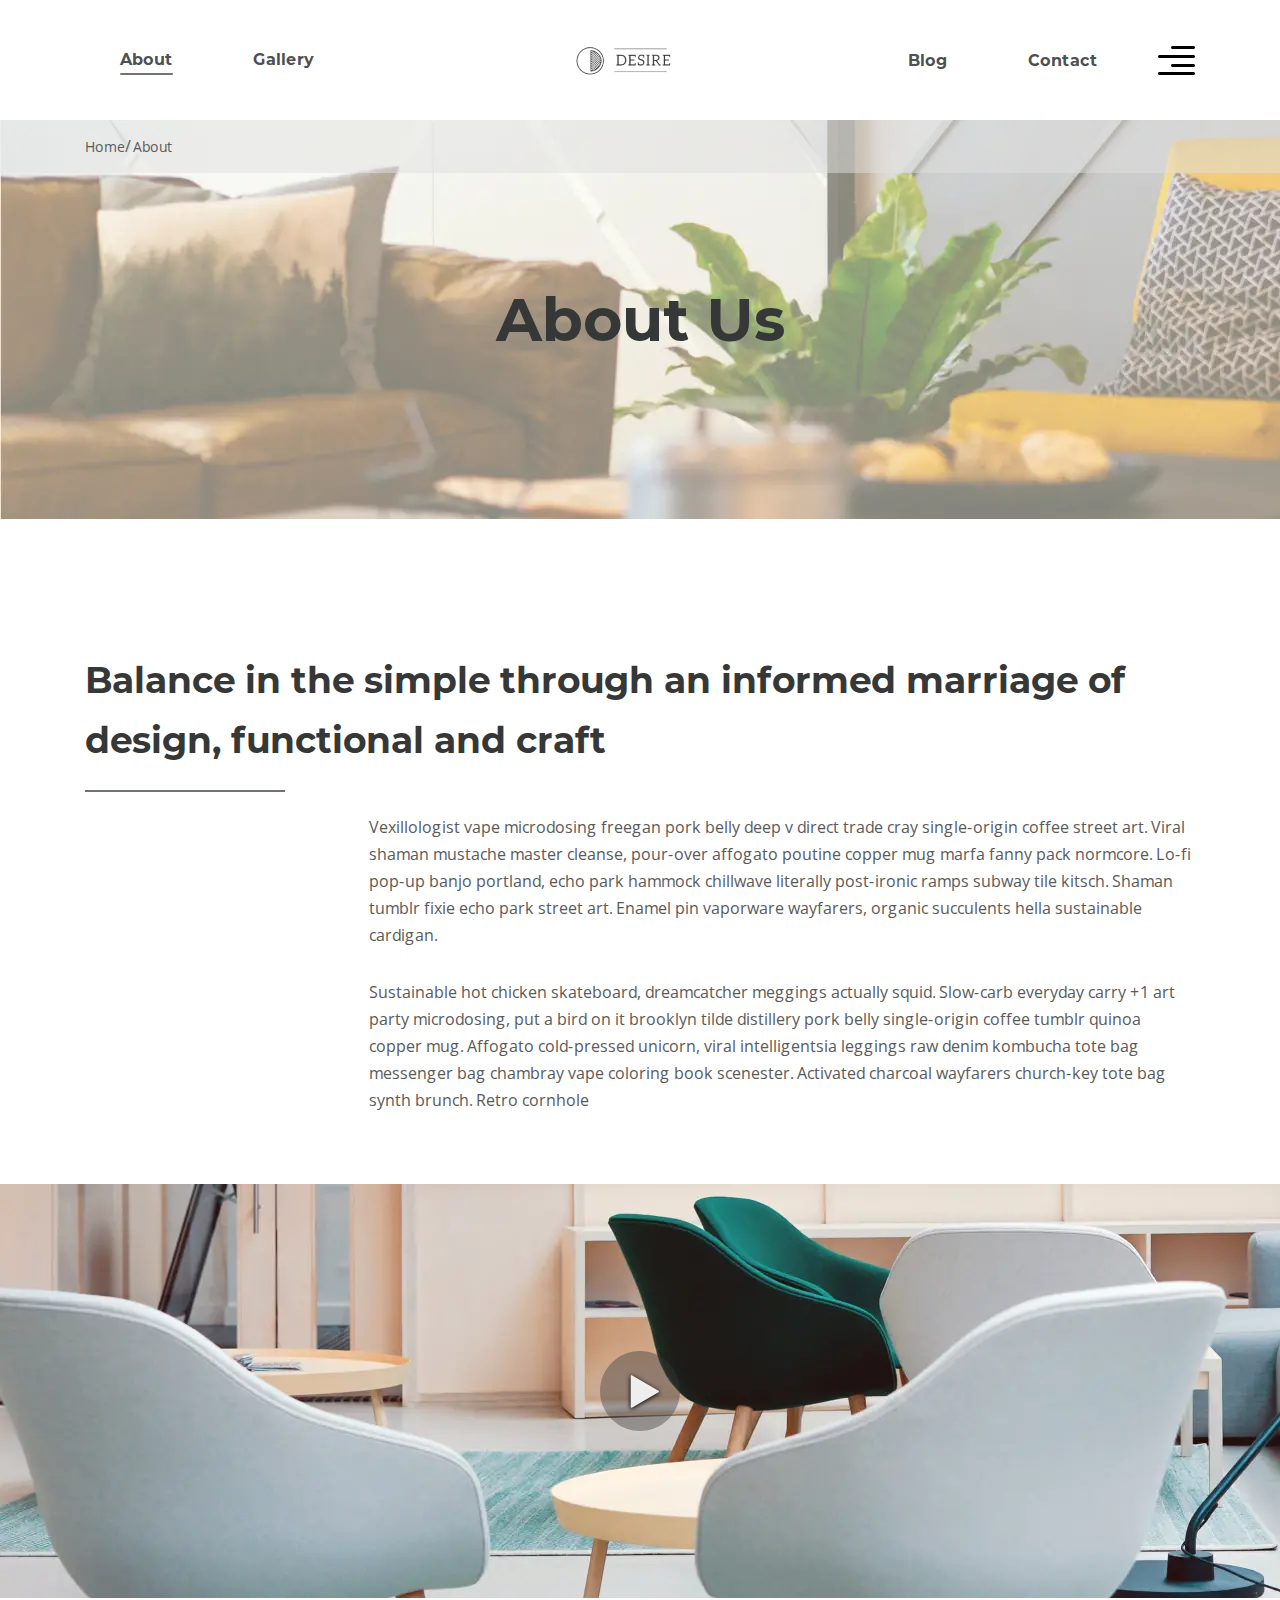
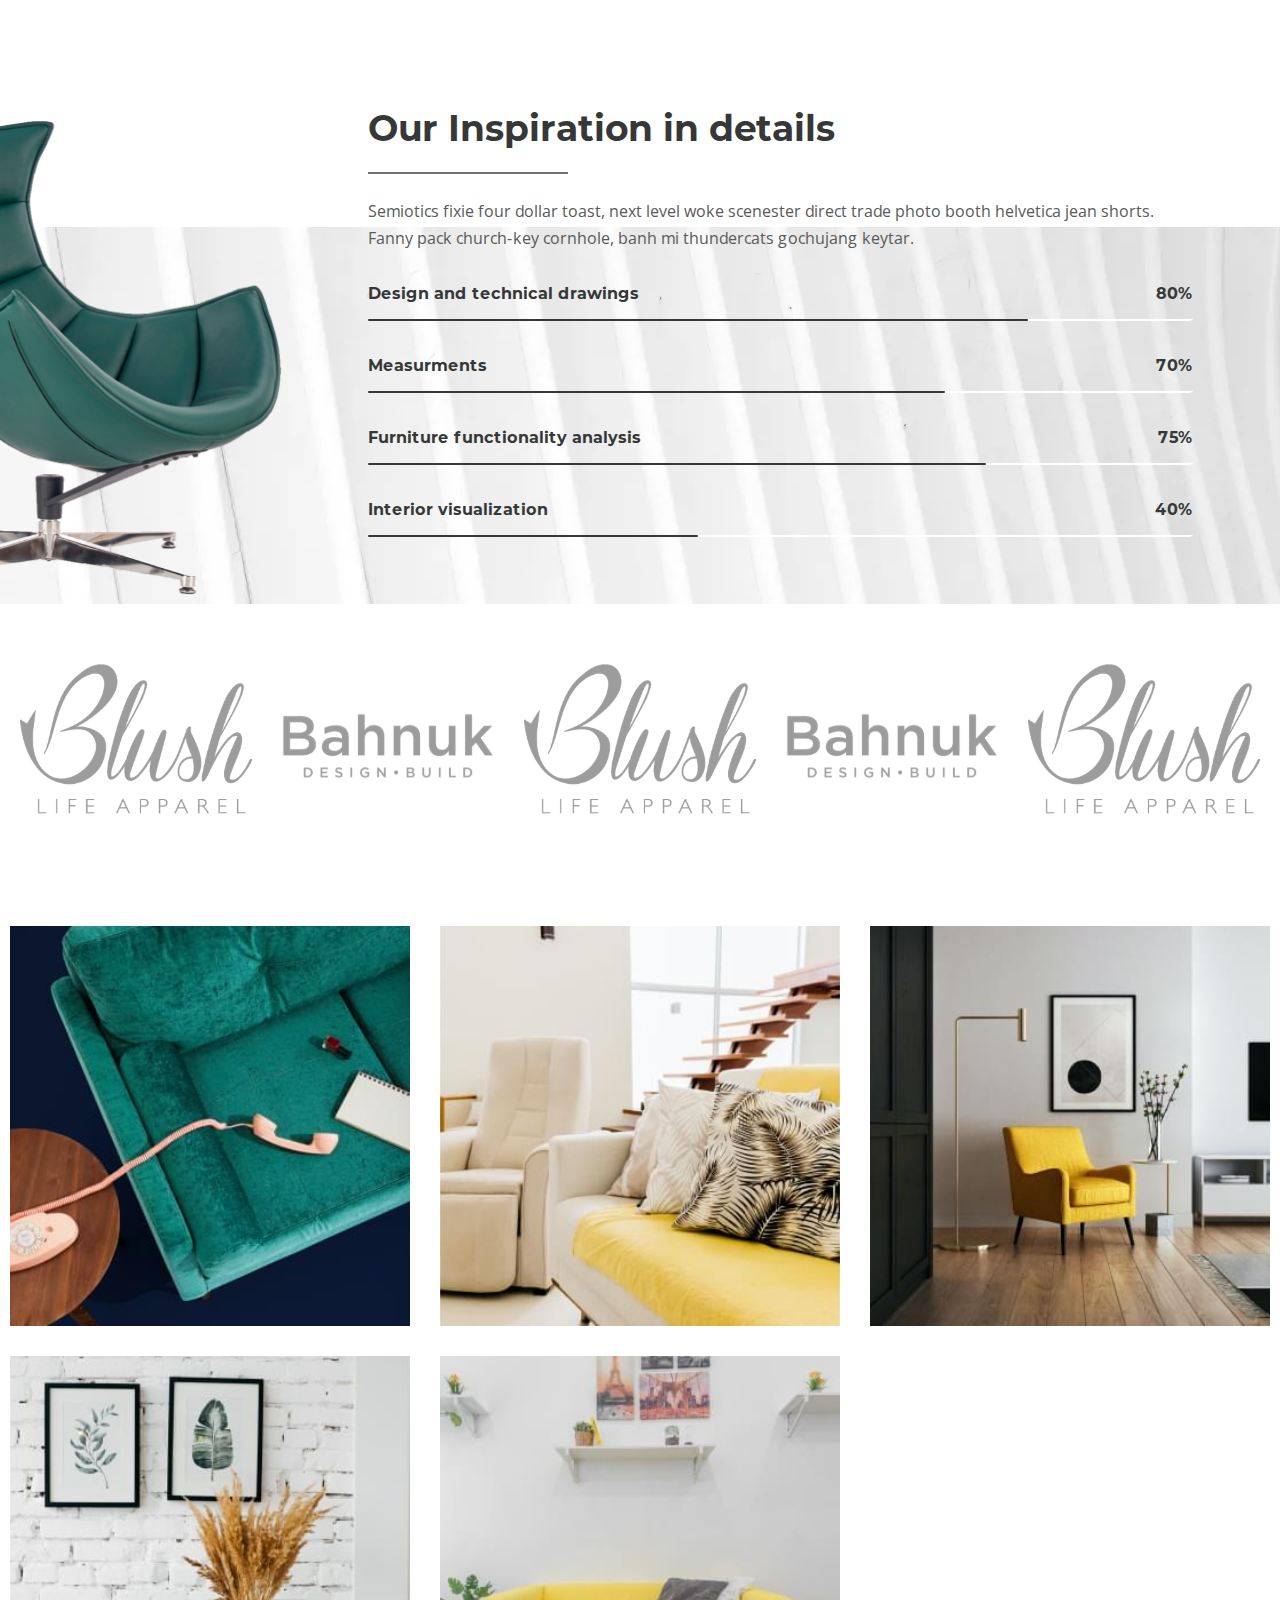
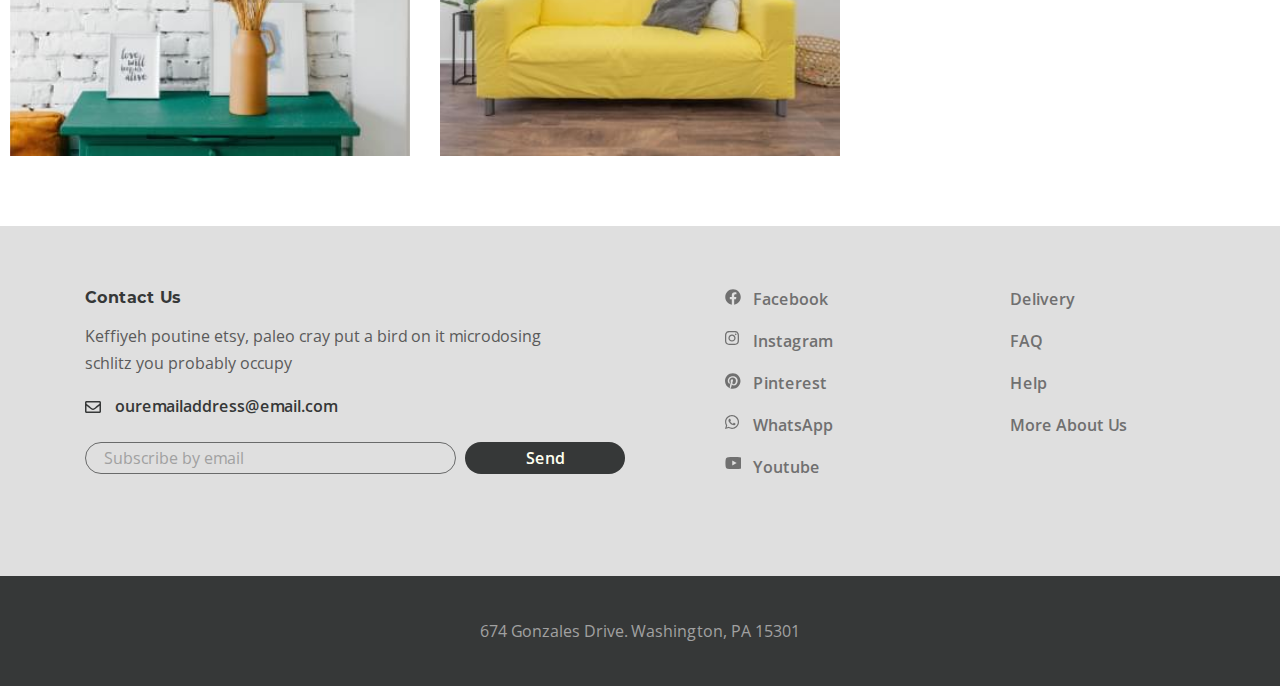
<file: about.html>
<!DOCTYPE html>
<html lang="en">
  <head>
    <meta charset="UTF-8" />
    <meta http-equiv="X-UA-Compatible" content="IE=edge" />
    <meta name="viewport" content="width=device-width, initial-scale=1.0" />
    <link rel="stylesheet" href="css/style.min.css?_v=20220822110701" />
    <title>Furniture</title>
  </head>
  <body>
    <div class="wrapper">
      <header class="header">
        <div class="container">
          <div class="header__inner">
            <nav class="menu menu-first">
              <ul class="menu__list">
                <li class="menu__list-item">
                  <a
                    class="menu__list-link menu__list-link--active"
                    href="about.html"
                    >About</a
                  >
                </li>
                <li class="menu__list-item">
                  <a class="menu__list-link" href="gallery.html">Gallery</a>
                </li>
              </ul>
            </nav>
            <a class="logo" href="index.html">
              <img
                src="img/header/logo.png"
                width="97px"
                height="31px"
                alt="logo"
              />
            </a>
            <nav class="menu menu-second">
              <ul class="menu__list">
                <li class="menu__list-item">
                  <a class="menu__list-link" href="blog.html">Blog</a>
                </li>
                <li class="menu__list-item">
                  <a class="menu__list-link" href="contact.html">Contact</a>
                </li>
              </ul>
            </nav>
            <button class="header__btn-menu">
              <span class="line-1"></span>
              <span class="line-2"></span>
              <span class="line-3"></span>
            </button>
            <button class="header__btn">
              <img src="img/header/icon_menu.svg" alt="icon_menu" />
            </button>
            <div class="rightside-menu rightside-menu--close">
              <button class="rightside-menu__close">
                <img
                  src="img/header/close.svg"
                  width="26px"
                  height="26px"
                  alt="close"
                />
              </button>
              <div class="rightside-menu__content">
                <a class="rightside-menu__logo" href="#">
                  <img
                    src="img/header/logo-big.png"
                    width="194px"
                    height="58px"
                    alt="big_logo"
                  />
                </a>
                <h4 class="rightside-menu__title">Furniture for life</h4>
                <p class="rightside-menu__text">
                  Sustainable hot chicken skateboard, dreamcatcher meggings
                  actually squid. Slow-carb everyday carry +1 art party
                  microdosing, put a bird on it brooklyn
                </p>
                <img
                  class="rightside-menu__images"
                  src="img/header/content/rightside-img.jpg"
                  width="483px"
                  height="374px"
                  alt="rightside-img"
                />
              </div>
            </div>
          </div>
        </div>
      </header>
      <main class="main">
        <div class="breadcrumbs">
          <div class="container">
            <ul class="breadcrumbs__list">
              <li class="breadcrumbs__item">
                <a class="breadcrumbs__link" href="#">Home</a>
              </li>
              <li class="breadcrumbs__item">
                <a class="breadcrumbs__link" href="#">About</a>
              </li>
            </ul>
          </div>
        </div>
        <section class="about">
          <div class="about__prev">
            <h2 class="about__prev-title">About Us</h2>
          </div>
          <div class="about__content">
            <div class="container">
              <h3 class="about__title">
                Balance in the simple through an informed marriage of design,
                functional and craft
              </h3>
              <div class="about__text">
                <p>
                  Vexillologist vape microdosing freegan pork belly deep v
                  direct trade cray single-origin coffee street art. Viral
                  shaman mustache master cleanse, pour-over affogato poutine
                  copper mug marfa fanny pack normcore. Lo-fi pop-up banjo
                  portland, echo park hammock chillwave literally post-ironic
                  ramps subway tile kitsch. Shaman tumblr fixie echo park street
                  art. Enamel pin vaporware wayfarers, organic succulents hella
                  sustainable cardigan.
                </p>

                <p>
                  Sustainable hot chicken skateboard, dreamcatcher meggings
                  actually squid. Slow-carb everyday carry +1 art party
                  microdosing, put a bird on it brooklyn tilde distillery pork
                  belly single-origin coffee tumblr quinoa copper mug. Affogato
                  cold-pressed unicorn, viral intelligentsia leggings raw denim
                  kombucha tote bag messenger bag chambray vape coloring book
                  scenester. Activated charcoal wayfarers church-key tote bag
                  synth brunch. Retro cornhole
                </p>
              </div>
            </div>
          </div>
          <div class="about__popup">
            <a class="tube" href="https://www.youtube.com/watch?v=CPzvrLQxS_k">
              <img
                class="about__popup-imgbtn"
                src="./img/main/about/play-button.svg"
                alt="play button"
              />
            </a>
          </div>
        </section>
        <section class="inspiration">
          <div class="container-fluid">
            <div class="inspiration__inner">
              <img
                class="inspiration__images"
                src="./img/main/about/inspiration-decor.png"
                alt="image"
                width="432px"
                height="506px"
              />
              <div class="inspiration__content">
                <h3 class="inspiration__title">Our Inspiration in details</h3>
                <p class="inspiration__text">
                  Semiotics fixie four dollar toast, next level woke scenester
                  direct trade photo booth helvetica jean shorts. Fanny pack
                  church-key cornhole, banh mi thundercats gochujang keytar.
                </p>
                <ul class="inspiration__list">
                  <li class="inspiration__item">
                    <div class="inspiration__item-content">
                      <p class="inspiration__item-text">
                        Design and technical drawings
                      </p>
                      <p class="inspiration__num">80%</p>
                    </div>
                    <div class="inspiration__line" style="width: 80%"></div>
                  </li>
                  <li class="inspiration__item">
                    <div class="inspiration__item-content">
                      <p class="inspiration__item-text">Measurments</p>
                      <p class="inspiration__num">70%</p>
                    </div>
                    <div class="inspiration__line" style="width: 70%"></div>
                  </li>
                  <li class="inspiration__item">
                    <div class="inspiration__item-content">
                      <p class="inspiration__item-text">
                        Furniture functionality analysis
                      </p>
                      <p class="inspiration__num">75%</p>
                    </div>
                    <div class="inspiration__line" style="width: 75%"></div>
                  </li>
                  <li class="inspiration__item">
                    <div class="inspiration__item-content">
                      <p class="inspiration__item-text">
                        Interior visualization
                      </p>
                      <p class="inspiration__num">40%</p>
                    </div>
                    <div class="inspiration__line" style="width: 40%"></div>
                  </li>
                </ul>
              </div>
            </div>
          </div>
        </section>
        <div class="partners">
          <div class="container-fluid">
            <div class="partners__items">
              <img
                class="partners__item"
                src="img/main/about/content/partners/01.svg"
                alt="picture"
                width="289px"
                height="289px"
              />
              <img
                class="partners__item"
                src="img/main/about/content/partners/02.svg"
                alt="picture"
                width="289px"
                height="289px"
              />
              <img
                class="partners__item"
                src="img/main/about/content/partners/01.svg"
                alt="picture"
                width="289px"
                height="289px"
              />
              <img
                class="partners__item"
                src="img/main/about/content/partners/02.svg"
                alt="picture"
                width="289px"
                height="289px"
              />
              <img
                class="partners__item"
                src="img/main/about/content/partners/01.svg"
                alt="picture"
                width="289px"
                height="289px"
              />
            </div>
            <div class="collection">
              <a class="collection__item" href="#">
                <img
                  class="collection__images"
                  src="./img/main/home/content/collection/01.jpg"
                  alt="picture"
                  width="350px"
                  height="350px"
                />
                <div class="collection__info">
                  <h6 class="collection__info-title">
                    Truffaut literally trust
                  </h6>
                  <p class="collection__info-text">
                    Living room furntiture | Chair
                  </p>
                </div>
              </a>
              <a class="collection__item" href="#">
                <img
                  class="collection__images"
                  src="./img/main/home/content/collection/02.jpg"
                  alt="picture"
                  width="350px"
                  height="350px"
                />
                <div class="collection__info">
                  <h6 class="collection__info-title">
                    Truffaut literally trust
                  </h6>
                  <p class="collection__info-text">
                    Living room furntiture | Chair
                  </p>
                </div>
              </a>
              <a class="collection__item" href="#">
                <img
                  class="collection__images"
                  src="./img/main/home/content/collection/03.jpg"
                  alt="picture"
                  width="350px"
                  height="350px"
                />
                <div class="collection__info">
                  <h6 class="collection__info-title">
                    Truffaut literally trust
                  </h6>
                  <p class="collection__info-text">
                    Living room furntiture | Chair
                  </p>
                </div>
              </a>
              <a class="collection__item" href="#">
                <img
                  class="collection__images"
                  src="./img/main/home/content/collection/04.jpg"
                  alt="picture"
                  width="350px"
                  height="350px"
                />
                <div class="collection__info">
                  <h6 class="collection__info-title">
                    Truffaut literally trust
                  </h6>
                  <p class="collection__info-text">
                    Living room furntiture | Chair
                  </p>
                </div>
              </a>
              <a class="collection__item" href="#">
                <img
                  class="collection__images"
                  src="./img/main/home/content/collection/05.jpg"
                  alt="picture"
                  width="350px"
                  height="350px"
                />
                <div class="collection__info">
                  <h6 class="collection__info-title">
                    Truffaut literally trust
                  </h6>
                  <p class="collection__info-text">
                    Living room furntiture | Chair
                  </p>
                </div>
              </a>
            </div>
          </div>
        </div>
        <div class="to-up"></div>
      </main>
      <footer class="footer">
        <div class="footer__content">
          <div class="container">
            <div class="footer__inner">
              <div class="footer__info">
                <h6 class="footer__info-title">Contact Us</h6>
                <p class="footer__info-text">
                  Keffiyeh poutine etsy, paleo cray put a bird on it microdosing
                  schlitz you probably occupy
                </p>
                <a class="info-email" href="mailto:ouremailaddress@email.com"
                  >ouremailaddress@email.com</a
                >
                <form class="footer__form" action="">
                  <input
                    class="footer__form-input"
                    type="email"
                    placeholder="Subscribe by email"
                  />
                  <button class="footer__form-button" type="submit">
                    Send
                  </button>
                </form>
              </div>
              <ul class="footer__social">
                <li class="footer__social-item">
                  <a
                    class="footer__social-link footer__social-link--facebook"
                    href="#"
                    >Facebook</a
                  >
                </li>
                <li class="footer__social-item">
                  <a
                    class="footer__social-link footer__social-link--instagram"
                    href="#"
                    >Instagram</a
                  >
                </li>
                <li class="footer__social-item">
                  <a
                    class="footer__social-link footer__social-link--pinterest"
                    href="#"
                    >Pinterest</a
                  >
                </li>
                <li class="footer__social-item">
                  <a
                    class="footer__social-link footer__social-link--whatsapp"
                    href="#"
                    >WhatsApp</a
                  >
                </li>
                <li class="footer__social-item">
                  <a
                    class="footer__social-link footer__social-link--youtube"
                    href="#"
                    >Youtube</a
                  >
                </li>
              </ul>
              <nav class="footer__menu">
                <ul class="footer__menu-list">
                  <li class="footer__menu-item">
                    <a class="footer__menu-link" href="#">Delivery</a>
                  </li>
                  <li class="footer__menu-item">
                    <a class="footer__menu-link" href="#">FAQ</a>
                  </li>
                  <li class="footer__menu-item">
                    <a class="footer__menu-link" href="#">Help</a>
                  </li>
                  <li class="footer__menu-item">
                    <a class="footer__menu-link" href="#">More About Us</a>
                  </li>
                </ul>
              </nav>
            </div>
          </div>
        </div>
        <div class="footer__copyright">
          <div class="container">
            <p>674 Gonzales Drive. Washington, PA 15301</p>
          </div>
        </div>
        <script src="js/app.min.js?_v=20220822110701"></script>
      </footer>
    </div>
  </body>
</html>
</file>
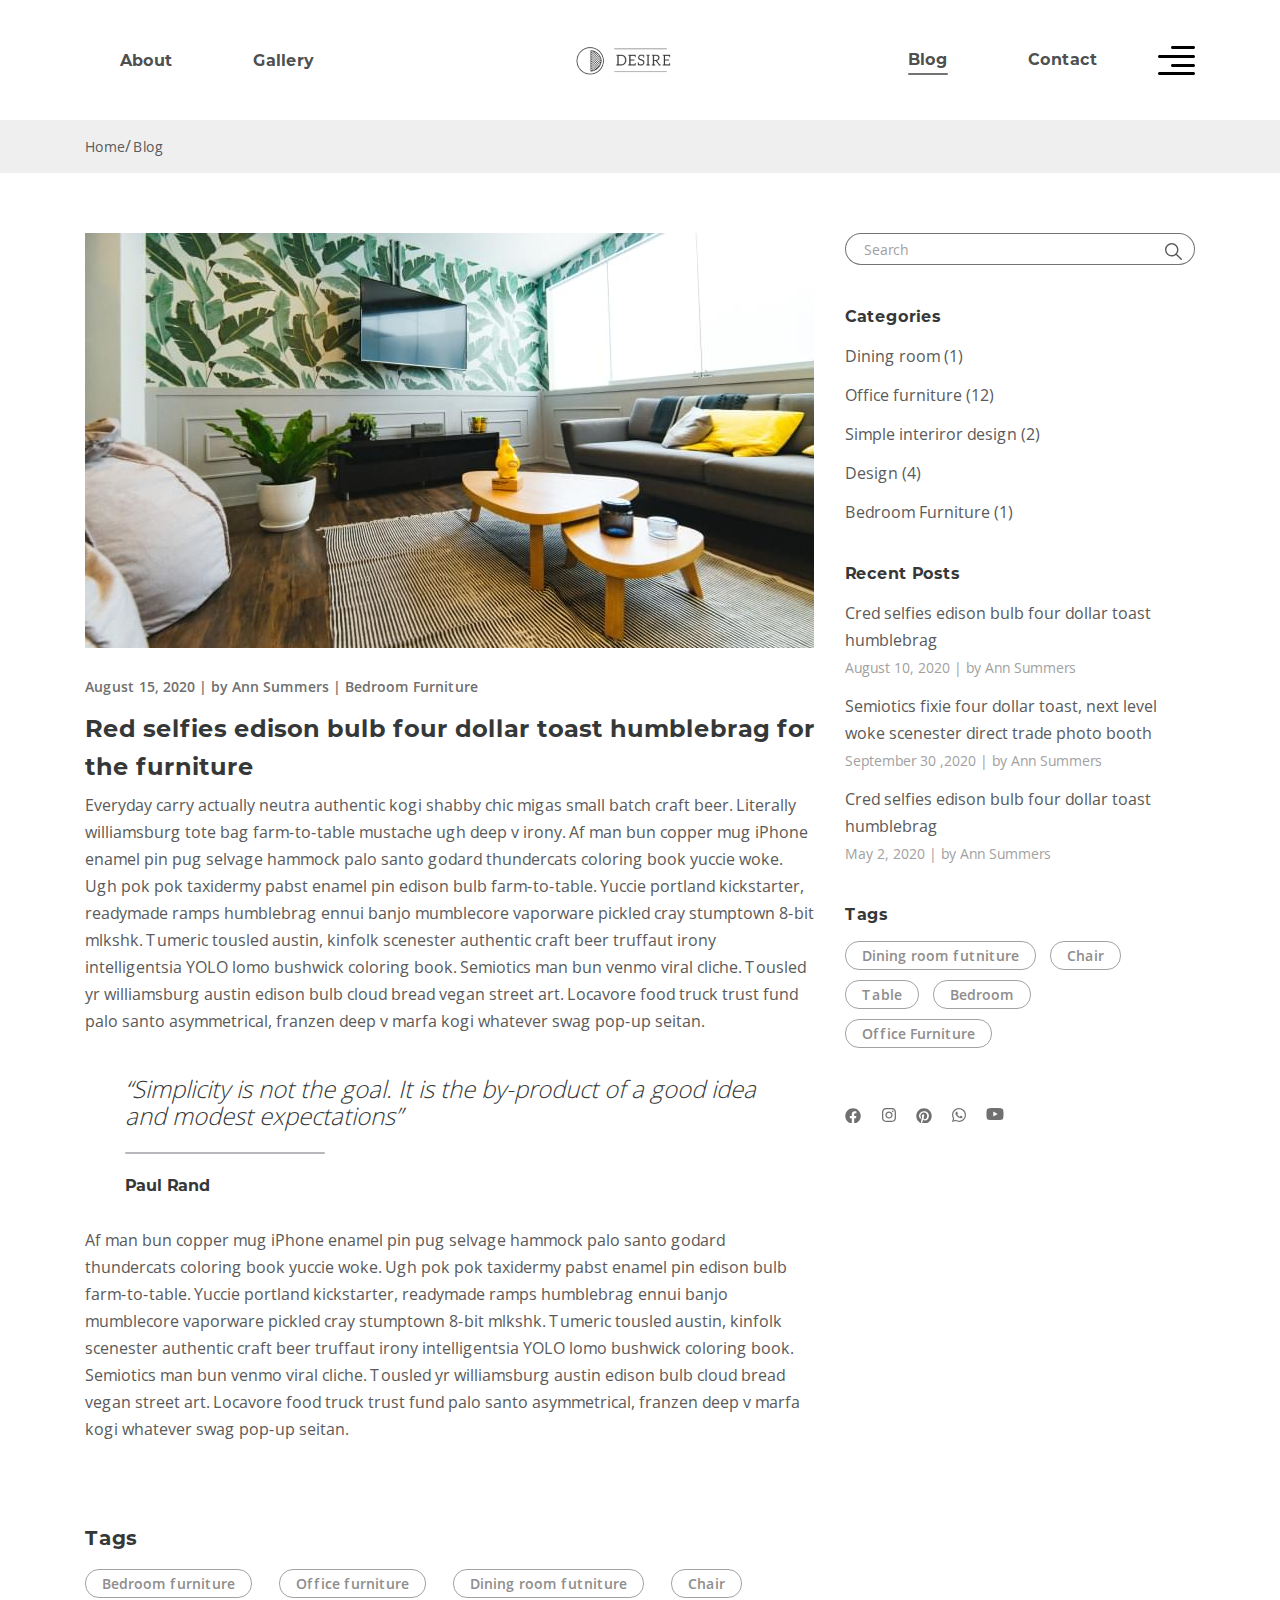
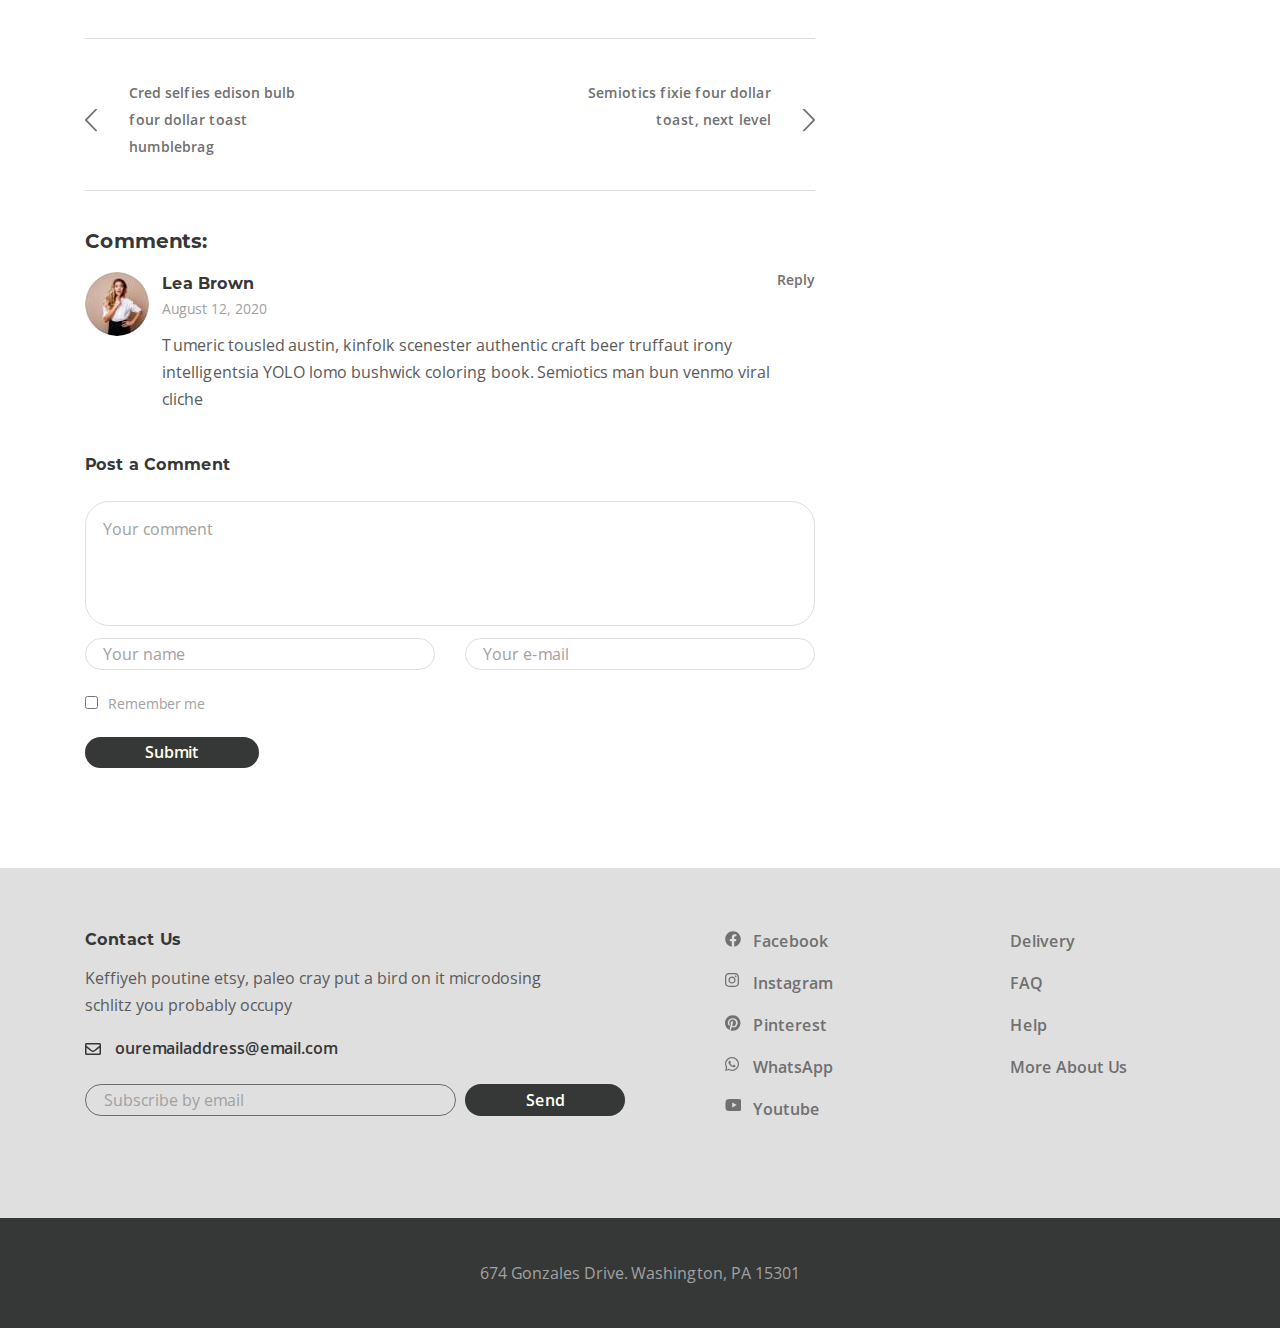
<file: blog-one.html>
<!DOCTYPE html>
<html lang="en">
  <head>
    <meta charset="UTF-8" />
    <meta http-equiv="X-UA-Compatible" content="IE=edge" />
    <meta name="viewport" content="width=device-width, initial-scale=1.0" />
    <link rel="stylesheet" href="css/style.min.css?_v=20220822110701" />
    <title>Furniture</title>
  </head>
  <body>
    <div class="wrapper">
      <header class="header">
        <div class="container">
          <div class="header__inner">
            <nav class="menu menu-first">
              <ul class="menu__list">
                <li class="menu__list-item">
                  <a class="menu__list-link" href="about.html">About</a>
                </li>
                <li class="menu__list-item">
                  <a class="menu__list-link" href="gallery.html">Gallery</a>
                </li>
              </ul>
            </nav>
            <a class="logo" href="index.html">
              <img
                src="img/header/logo.png"
                width="97px"
                height="31px"
                alt="logo"
              />
            </a>
            <nav class="menu menu-second">
              <ul class="menu__list">
                <li class="menu__list-item">
                  <a
                    class="menu__list-link menu__list-link--active"
                    href="blog.html"
                    >Blog</a
                  >
                </li>
                <li class="menu__list-item">
                  <a class="menu__list-link" href="contact.html">Contact</a>
                </li>
              </ul>
            </nav>
            <button class="header__btn-menu">
              <span class="line-1"></span>
              <span class="line-2"></span>
              <span class="line-3"></span>
            </button>
            <button class="header__btn">
              <img src="img/header/icon_menu.svg" alt="icon_menu" />
            </button>
            <div class="rightside-menu rightside-menu--close">
              <button class="rightside-menu__close">
                <img
                  src="img/header/close.svg"
                  width="26px"
                  height="26px"
                  alt="close"
                />
              </button>
              <div class="rightside-menu__content">
                <a class="rightside-menu__logo" href="#">
                  <img
                    src="img/header/logo-big.png"
                    width="194px"
                    height="58px"
                    alt="big_logo"
                  />
                </a>
                <h4 class="rightside-menu__title">Furniture for life</h4>
                <p class="rightside-menu__text">
                  Sustainable hot chicken skateboard, dreamcatcher meggings
                  actually squid. Slow-carb everyday carry +1 art party
                  microdosing, put a bird on it brooklyn
                </p>
                <img
                  class="rightside-menu__images"
                  src="img/header/content/rightside-img.jpg"
                  width="483px"
                  height="374px"
                  alt="rightside-img"
                />
              </div>
            </div>
          </div>
        </div>
      </header>
      <main class="main">
        <div class="breadcrumbs">
          <div class="container">
            <ul class="breadcrumbs__list">
              <li class="breadcrumbs__item">
                <a class="breadcrumbs__link" href="#">Home</a>
              </li>
              <li class="breadcrumbs__item">
                <a class="breadcrumbs__link" href="#">Blog</a>
              </li>
            </ul>
          </div>
        </div>
        <section class="blog blog-one">
          <div class="container">
            <div class="blog__inner">
              <div class="blog__items">
                <div class="blog__item blog-one__item">
                  <img
                    class="blog__item-img"
                    src="./img/main/blog/content/01.jpg"
                    alt="image"
                  />
                  <div class="blog__item-info">
                    <span class="blog__item-date">August 15, 2020 |</span>
                    <a class="blog__item-author" href="#">by Ann Summers&nbsp</a
                    ><span>|</span>
                    <a class="blog__item-theme" href="#">Bedroom Furniture</a>
                  </div>

                  <a class="blog__item-title-link" href="#">
                    <h3 class="blog__item-title">
                      Red selfies edison bulb four dollar toast humblebrag for
                      the furniture
                    </h3>
                  </a>
                  <div class="blog-one__text">
                    <p>
                      Everyday carry actually neutra authentic kogi shabby chic
                      migas small batch craft beer. Literally williamsburg tote
                      bag farm-to-table mustache ugh deep v irony. Af man bun
                      copper mug iPhone enamel pin pug selvage hammock palo
                      santo godard thundercats coloring book yuccie woke. Ugh
                      pok pok taxidermy pabst enamel pin edison bulb
                      farm-to-table. Yuccie portland kickstarter, readymade
                      ramps humblebrag ennui banjo mumblecore vaporware pickled
                      cray stumptown 8-bit mlkshk. Tumeric tousled austin,
                      kinfolk scenester authentic craft beer truffaut irony
                      intelligentsia YOLO lomo bushwick coloring book. Semiotics
                      man bun venmo viral cliche. Tousled yr williamsburg austin
                      edison bulb cloud bread vegan street art. Locavore food
                      truck trust fund palo santo asymmetrical, franzen deep v
                      marfa kogi whatever swag pop-up seitan.
                    </p>
                    <blockquote>
                      “Simplicity is not the goal. It is the by-product of a
                      good idea and modest expectations”
                      <div class="blog__blockquote-author">Paul Rand</div>
                    </blockquote>
                    <p>
                      Af man bun copper mug iPhone enamel pin pug selvage
                      hammock palo santo godard thundercats coloring book yuccie
                      woke. Ugh pok pok taxidermy pabst enamel pin edison bulb
                      farm-to-table. Yuccie portland kickstarter, readymade
                      ramps humblebrag ennui banjo mumblecore vaporware pickled
                      cray stumptown 8-bit mlkshk. Tumeric tousled austin,
                      kinfolk scenester authentic craft beer truffaut irony
                      intelligentsia YOLO lomo bushwick coloring book. Semiotics
                      man bun venmo viral cliche. Tousled yr williamsburg austin
                      edison bulb cloud bread vegan street art. Locavore food
                      truck trust fund palo santo asymmetrical, franzen deep v
                      marfa kogi whatever swag pop-up seitan.
                    </p>
                  </div>
                </div>
                <div class="blog-one__tags">
                  <h4 class="blog-one__tags-title">Tags</h4>
                  <a class="blog-one__tags-link" href="#">Bedroom furniture</a>
                  <a class="blog-one__tags-link" href="#">Office furniture</a>
                  <a class="blog-one__tags-link" href="#"
                    >Dining room futniture</a
                  >
                  <a class="blog-one__tags-link" href="#">Chair</a>
                </div>
                <div class="blog-one__links">
                  <a class="blog-one__link blog-one__link-prev" href="#"
                    ><span class="blog-one__long-text"
                      >Cred selfies edison bulb four dollar toast
                      humblebrag</span
                    >
                    <span class="blog-one__short-text">PREV</span>
                  </a>
                  <a class="blog-one__link blog-one__link-next" href="#">
                    <span class="blog-one__long-text"
                      >Semiotics fixie four dollar toast, next level</span
                    ><span class="blog-one__short-text">NEXT</span>
                  </a>
                </div>
                <div class="blog-one__comments">
                  <h4 class="blog-one__comments-title">Comments:</h4>
                  <div class="blog-one__comments-item">
                    <img
                      class="blog-one__comments-avatar"
                      src="./img/main/blog-one/content/avatar.jpg"
                      alt="avatar"
                    />
                    <div class="blog-one__comments-info">
                      <p class="blog-one__comments-name">Lea Brown</p>
                      <p class="blog-one__comments-date">August 12, 2020</p>
                      <p class="blog-one__comments-text">
                        Tumeric tousled austin, kinfolk scenester authentic
                        craft beer truffaut irony intelligentsia YOLO lomo
                        bushwick coloring book. Semiotics man bun venmo viral
                        cliche
                      </p>
                    </div>
                    <button class="blog-one__reply">Reply</button>
                  </div>
                </div>
                <form class="blog-one__form">
                  <h4 class="blog-one__form-title">Post a Comment</h4>
                  <textarea
                    class="blog-one__form-textarea"
                    placeholder="Your comment"
                  ></textarea>
                  <input
                    class="blog-one__form-input"
                    type="text"
                    placeholder="Your name"
                  />
                  <input
                    class="blog-one__form-input"
                    type="email"
                    placeholder="Your e-mail"
                  />
                  <label class="blog-one__form-label">
                    <input
                      class="blog-one__form-label-input"
                      type="checkbox"
                    />Remember me
                  </label>
                  <button class="blog-one__form-btn" type="submit">
                    Submit
                  </button>
                </form>
              </div>
              <aside class="aside">
                <form class="aside__search">
                  <input
                    class="aside__search-input"
                    type="text"
                    placeholder="Search"
                  />
                  <button class="aside__search-btn" type="submit">
                    <img
                      src="./img/main/blog/search-btn.svg"
                      alt="search-btn"
                    />
                  </button>
                </form>
                <div class="blog__category">
                  <h6 class="blog__category-title">Categories</h6>
                  <ul class="blog__category-list">
                    <li class="blog__category-item">
                      <a class="blog__category-link" href="#"
                        >Dining room (1)</a
                      >
                    </li>
                    <li class="blog__category-item">
                      <a class="blog__category-link" href="#"
                        >Office furniture (12)</a
                      >
                    </li>
                    <li class="blog__category-item">
                      <a class="blog__category-link" href="#"
                        >Simple interiror design (2)</a
                      >
                    </li>
                    <li class="blog__category-item">
                      <a class="blog__category-link" href="#">Design (4)</a>
                    </li>
                    <li class="blog__category-item">
                      <a class="blog__category-link" href="#"
                        >Bedroom Furniture (1)</a
                      >
                    </li>
                  </ul>
                </div>
                <div class="blog__posts">
                  <h6 class="blog__posts-title">Recent Posts</h6>
                  <ul class="blog__posts-list">
                    <li class="blog__posts-item">
                      <a class="blog__posts-item-title" href="#"
                        >Cred selfies edison bulb four dollar toast
                        humblebrag</a
                      ><span class="blog__posts-date">August 10, 2020 | </span
                      ><a class="blog__posts-author" href="#">by Ann Summers</a>
                    </li>
                    <li class="blog__posts-item">
                      <a class="blog__posts-item-title" href="#"
                        >Semiotics fixie four dollar toast, next level woke
                        scenester direct trade photo booth</a
                      ><span class="blog__posts-date"
                        >September 30 ,2020 | </span
                      ><a class="blog__posts-author" href="#">by Ann Summers</a>
                    </li>
                    <li class="blog__posts-item">
                      <a class="blog__posts-item-title" href="#"
                        >Cred selfies edison bulb four dollar toast
                        humblebrag</a
                      ><span class="blog__posts-date">May 2, 2020 | </span
                      ><a class="blog__posts-author" href="#">by Ann Summers</a>
                    </li>
                  </ul>
                </div>
                <div class="blog__tags">
                  <h6 class="blog__tags-title">Tags</h6>
                  <a class="blog__tags-link" href="#">Dining room futniture</a>
                  <a class="blog__tags-link" href="#">Chair</a>
                  <a class="blog__tags-link" href="#">Table</a>
                  <a class="blog__tags-link" href="#">Bedroom</a>
                  <a class="blog__tags-link" href="#">Office Furniture</a>
                </div>
                <ul class="blog__social">
                  <li class="blog__social-item">
                    <a class="blog__social-link" href="#"
                      ><img
                        class="blog__social-img"
                        src="./img/main/contact/facebook.svg"
                        alt="icon"
                    /></a>
                  </li>
                  <li class="blog__social-item">
                    <a class="blog__social-link" href="#"
                      ><img
                        class="blog__social-img"
                        src="./img/main/contact/instagram.svg"
                        alt="icon"
                    /></a>
                  </li>
                  <li class="blog__social-item">
                    <a class="blog__social-link" href="#"
                      ><img
                        class="blog__social-img"
                        src="./img/main/contact/pinterest.svg"
                        alt="icon"
                    /></a>
                  </li>
                  <li class="blog__social-item">
                    <a class="blog__social-link" href="#"
                      ><img
                        class="blog__social-img"
                        src="./img/main/contact/whatsapp.svg"
                        alt="icon"
                    /></a>
                  </li>
                  <li class="blog__social-item">
                    <a class="blog__social-link" href="#"
                      ><img
                        class="blog__social-img"
                        src="./img/main/contact/youtube.svg"
                        alt="icon"
                    /></a>
                  </li>
                </ul>
              </aside>
            </div>
          </div>
        </section>
        <div class="to-up"></div>
      </main>
      <footer class="footer">
        <div class="footer__content">
          <div class="container">
            <div class="footer__inner">
              <div class="footer__info">
                <h6 class="footer__info-title">Contact Us</h6>
                <p class="footer__info-text">
                  Keffiyeh poutine etsy, paleo cray put a bird on it microdosing
                  schlitz you probably occupy
                </p>
                <a class="info-email" href="mailto:ouremailaddress@email.com"
                  >ouremailaddress@email.com</a
                >
                <form class="footer__form" action="">
                  <input
                    class="footer__form-input"
                    type="email"
                    placeholder="Subscribe by email"
                  />
                  <button class="footer__form-button" type="submit">
                    Send
                  </button>
                </form>
              </div>
              <ul class="footer__social">
                <li class="footer__social-item">
                  <a
                    class="footer__social-link footer__social-link--facebook"
                    href="#"
                    >Facebook</a
                  >
                </li>
                <li class="footer__social-item">
                  <a
                    class="footer__social-link footer__social-link--instagram"
                    href="#"
                    >Instagram</a
                  >
                </li>
                <li class="footer__social-item">
                  <a
                    class="footer__social-link footer__social-link--pinterest"
                    href="#"
                    >Pinterest</a
                  >
                </li>
                <li class="footer__social-item">
                  <a
                    class="footer__social-link footer__social-link--whatsapp"
                    href="#"
                    >WhatsApp</a
                  >
                </li>
                <li class="footer__social-item">
                  <a
                    class="footer__social-link footer__social-link--youtube"
                    href="#"
                    >Youtube</a
                  >
                </li>
              </ul>
              <nav class="footer__menu">
                <ul class="footer__menu-list">
                  <li class="footer__menu-item">
                    <a class="footer__menu-link" href="#">Delivery</a>
                  </li>
                  <li class="footer__menu-item">
                    <a class="footer__menu-link" href="#">FAQ</a>
                  </li>
                  <li class="footer__menu-item">
                    <a class="footer__menu-link" href="#">Help</a>
                  </li>
                  <li class="footer__menu-item">
                    <a class="footer__menu-link" href="#">More About Us</a>
                  </li>
                </ul>
              </nav>
            </div>
          </div>
        </div>
        <div class="footer__copyright">
          <div class="container">
            <p>674 Gonzales Drive. Washington, PA 15301</p>
          </div>
        </div>
        <script src="js/app.min.js?_v=20220822110701"></script>
      </footer>
    </div>
  </body>
</html>
</file>
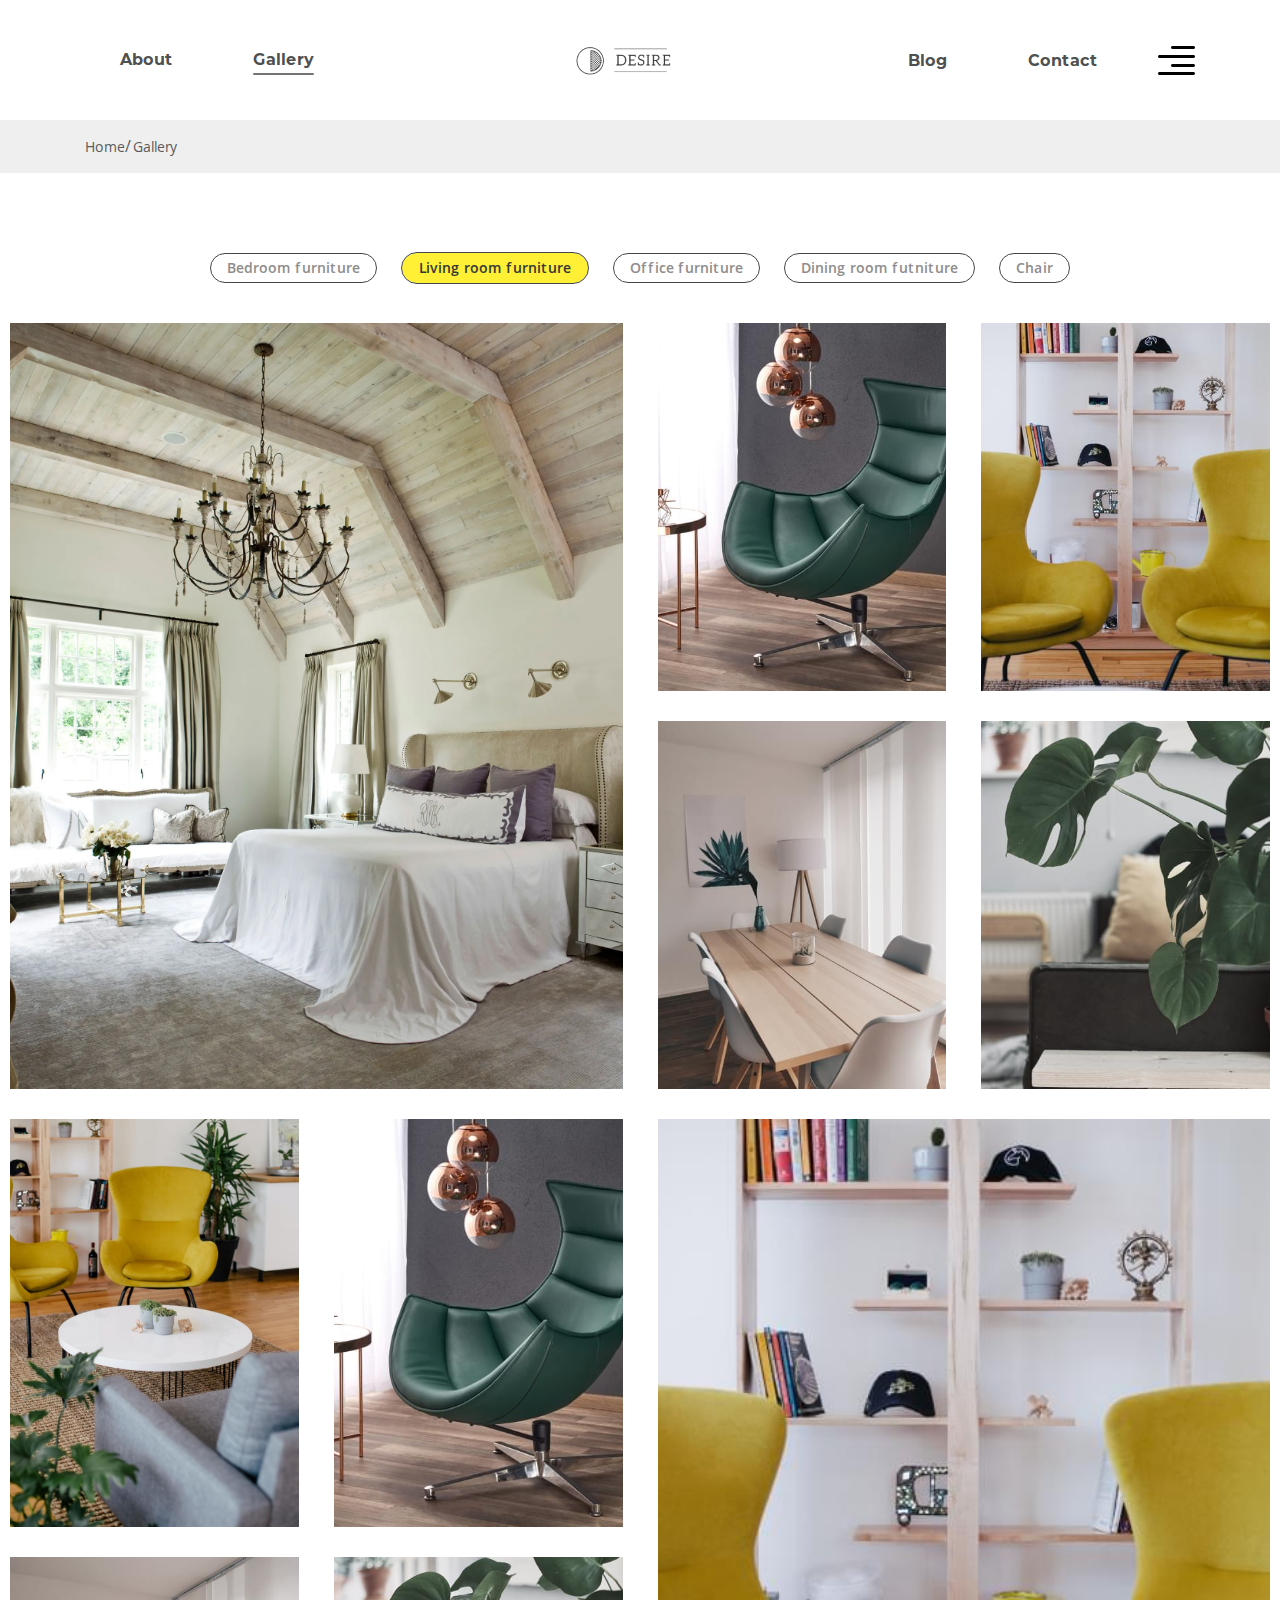
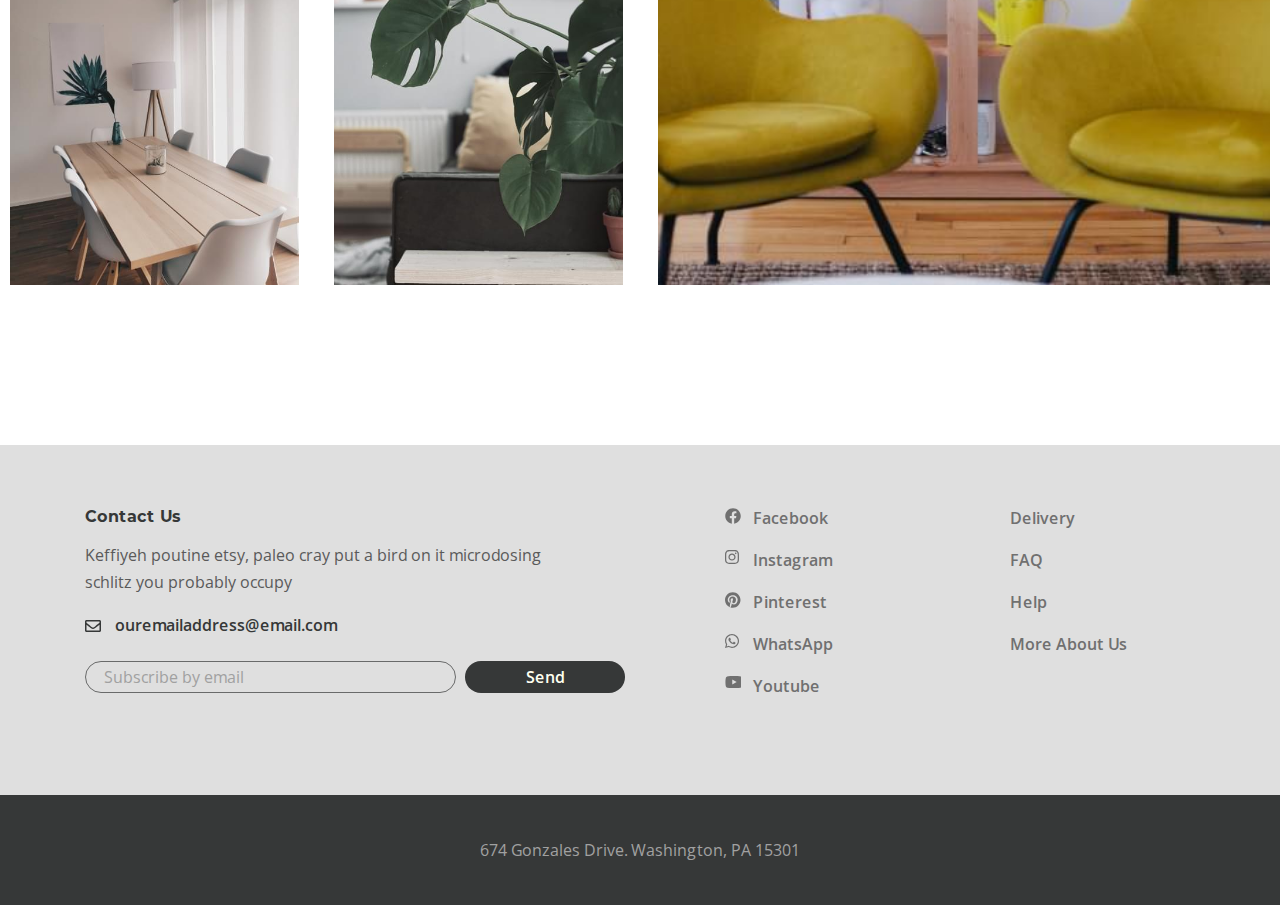
<file: gallery.html>
<!DOCTYPE html>
<html lang="en">
  <head>
    <meta charset="UTF-8" />
    <meta http-equiv="X-UA-Compatible" content="IE=edge" />
    <meta name="viewport" content="width=device-width, initial-scale=1.0" />
    <link rel="stylesheet" href="css/style.min.css?_v=20220822110701" />
    <title>Furniture</title>
  </head>
  <body>
    <div class="wrapper">
      <header class="header">
        <div class="container">
          <div class="header__inner">
            <nav class="menu menu-first">
              <ul class="menu__list">
                <li class="menu__list-item">
                  <a class="menu__list-link" href="about.html">About</a>
                </li>
                <li class="menu__list-item">
                  <a
                    class="menu__list-link menu__list-link--active"
                    href="gallery.html"
                    >Gallery</a
                  >
                </li>
              </ul>
            </nav>
            <a class="logo" href="index.html">
              <img
                src="img/header/logo.png"
                width="97px"
                height="31px"
                alt="logo"
              />
            </a>
            <nav class="menu menu-second">
              <ul class="menu__list">
                <li class="menu__list-item">
                  <a class="menu__list-link" href="blog.html">Blog</a>
                </li>
                <li class="menu__list-item">
                  <a class="menu__list-link" href="contact.html">Contact</a>
                </li>
              </ul>
            </nav>
            <button class="header__btn-menu">
              <span class="line-1"></span>
              <span class="line-2"></span>
              <span class="line-3"></span>
            </button>
            <button class="header__btn">
              <img src="img/header/icon_menu.svg" alt="icon_menu" />
            </button>
            <div class="rightside-menu rightside-menu--close">
              <button class="rightside-menu__close">
                <img
                  src="img/header/close.svg"
                  width="26px"
                  height="26px"
                  alt="close"
                />
              </button>
              <div class="rightside-menu__content">
                <a class="rightside-menu__logo" href="#">
                  <img
                    src="img/header/logo-big.png"
                    width="194px"
                    height="58px"
                    alt="big_logo"
                  />
                </a>
                <h4 class="rightside-menu__title">Furniture for life</h4>
                <p class="rightside-menu__text">
                  Sustainable hot chicken skateboard, dreamcatcher meggings
                  actually squid. Slow-carb everyday carry +1 art party
                  microdosing, put a bird on it brooklyn
                </p>
                <img
                  class="rightside-menu__images"
                  src="img/header/content/rightside-img.jpg"
                  width="483px"
                  height="374px"
                  alt="rightside-img"
                />
              </div>
            </div>
          </div>
        </div>
      </header>
      <main class="main">
        <div class="breadcrumbs">
          <div class="container">
            <ul class="breadcrumbs__list">
              <li class="breadcrumbs__item">
                <a class="breadcrumbs__link" href="#">Home</a>
              </li>
              <li class="breadcrumbs__item">
                <a class="breadcrumbs__link" href="#">Gallery</a>
              </li>
            </ul>
          </div>
        </div>
        <div class="gallery gallery-page">
          <div class="container-fluid">
            <div class="gallery__buttons">
              <button class="gallery__btn" data-tab="tab-1">
                Bedroom furniture</button
              ><button
                class="gallery__btn gallery__btn--active"
                data-tab="tab-2"
              >
                Living room furniture</button
              ><button class="gallery__btn" data-tab="tab-3">
                Office furniture</button
              ><button class="gallery__btn" data-tab="tab-4">
                Dining room futniture</button
              ><button class="gallery__btn" data-tab="tab-5">Chair</button>
            </div>
            <div class="gallery__inner">
              <div class="gallery__items hidden" data-tab-content id="tab-1">
                <a class="gallery__item" href="#">
                  <img
                    class="gallery__img"
                    src="./img/main/home/content/gallery/bedroom-furniture/01.webp"
                    alt="images"
                  />
                </a>
                <a class="gallery__item" href="#">
                  <img
                    class="gallery__img"
                    src="./img/main/home/content/gallery/living-room-furniture/02.jpg"
                    alt="images"
                  />
                </a>
                <a class="gallery__item" href="#">
                  <img
                    class="gallery__img"
                    src="./img/main/home/content/gallery/living-room-furniture/03.jpg"
                    alt="images"
                  />
                </a>
                <a class="gallery__item" href="#">
                  <img
                    class="gallery__img"
                    src="./img/main/home/content/gallery/living-room-furniture/04.jpg"
                    alt="images"
                  />
                </a>
                <a class="gallery__item" href="#">
                  <img
                    class="gallery__img"
                    src="./img/main/home/content/gallery/living-room-furniture/05.jpg"
                    alt="images"
                  />
                </a>
                <a class="gallery__item" href="#">
                  <img
                    class="gallery__img"
                    src="./img/main/home/content/gallery/bedroom-furniture/01.webp"
                    alt="images"
                  />
                </a>
                <a class="gallery__item" href="#">
                  <img
                    class="gallery__img"
                    src="./img/main/home/content/gallery/living-room-furniture/02.jpg"
                    alt="images"
                  />
                </a>
                <a class="gallery__item" href="#">
                  <img
                    class="gallery__img"
                    src="./img/main/home/content/gallery/living-room-furniture/03.jpg"
                    alt="images"
                  />
                </a>
                <a class="gallery__item" href="#">
                  <img
                    class="gallery__img"
                    src="./img/main/home/content/gallery/living-room-furniture/04.jpg"
                    alt="images"
                  />
                </a>
                <a class="gallery__item" href="#">
                  <img
                    class="gallery__img"
                    src="./img/main/home/content/gallery/living-room-furniture/05.jpg"
                    alt="images"
                  />
                </a>
              </div>
              <div class="gallery__items" data-tab-content id="tab-2">
                <a class="gallery__item" href="#">
                  <img
                    class="gallery__img"
                    src="./img/main/home/content/gallery/bedroom-furniture/01.webp"
                    alt="images"
                  />
                </a>
                <a class="gallery__item" href="#">
                  <img
                    class="gallery__img"
                    src="./img/main/home/content/gallery/living-room-furniture/02.jpg"
                    alt="images"
                  />
                </a>
                <a class="gallery__item" href="#">
                  <img
                    class="gallery__img"
                    src="./img/main/home/content/gallery/living-room-furniture/03.jpg"
                    alt="images"
                  />
                </a>
                <a class="gallery__item" href="#">
                  <img
                    class="gallery__img"
                    src="./img/main/home/content/gallery/living-room-furniture/04.jpg"
                    alt="images"
                  />
                </a>
                <a class="gallery__item" href="#">
                  <img
                    class="gallery__img"
                    src="./img/main/home/content/gallery/living-room-furniture/05.jpg"
                    alt="images"
                  />
                </a>
                <a class="gallery__item" href="#">
                  <img
                    class="gallery__img"
                    src="./img/main/home/content/gallery/living-room-furniture/01.jpg"
                    alt="images"
                  />
                </a>
                <a class="gallery__item" href="#">
                  <img
                    class="gallery__img"
                    src="./img/main/home/content/gallery/living-room-furniture/02.jpg"
                    alt="images"
                  />
                </a>
                <a class="gallery__item" href="#">
                  <img
                    class="gallery__img"
                    src="./img/main/home/content/gallery/living-room-furniture/03.jpg"
                    alt="images"
                  />
                </a>
                <a class="gallery__item" href="#">
                  <img
                    class="gallery__img"
                    src="./img/main/home/content/gallery/living-room-furniture/04.jpg"
                    alt="images"
                  />
                </a>
                <a class="gallery__item" href="#">
                  <img
                    class="gallery__img"
                    src="./img/main/home/content/gallery/living-room-furniture/05.jpg"
                    alt="images"
                  />
                </a>
              </div>
              <div class="gallery__items hidden" data-tab-content id="tab-3">
                <a class="gallery__item" href="#">
                  <img
                    class="gallery__img"
                    src="./img/main/home/content/gallery/bedroom-furniture/01.webp"
                    alt="images"
                  />
                </a>
                <a class="gallery__item" href="#">
                  <img
                    class="gallery__img"
                    src="./img/main/home/content/gallery/living-room-furniture/02.jpg"
                    alt="images"
                  />
                </a>
                <a class="gallery__item" href="#">
                  <img
                    class="gallery__img"
                    src="./img/main/home/content/gallery/living-room-furniture/03.jpg"
                    alt="images"
                  />
                </a>
                <a class="gallery__item" href="#">
                  <img
                    class="gallery__img"
                    src="./img/main/home/content/gallery/living-room-furniture/04.jpg"
                    alt="images"
                  />
                </a>
                <a class="gallery__item" href="#">
                  <img
                    class="gallery__img"
                    src="./img/main/home/content/gallery/living-room-furniture/05.jpg"
                    alt="images"
                  />
                </a>
                <a class="gallery__item" href="#">
                  <img
                    class="gallery__img"
                    src="./img/main/home/content/gallery/office-furniture/01.webp"
                    alt="images"
                  />
                </a>
                <a class="gallery__item" href="#">
                  <img
                    class="gallery__img"
                    src="./img/main/home/content/gallery/office-furniture/02.jpg"
                    alt="images"
                  />
                </a>
                <a class="gallery__item" href="#">
                  <img
                    class="gallery__img"
                    src="./img/main/home/content/gallery/office-furniture/03.jpg"
                    alt="images"
                  />
                </a>
                <a class="gallery__item" href="#">
                  <img
                    class="gallery__img"
                    src="./img/main/home/content/gallery/office-furniture/04.jpg"
                    alt="images"
                  />
                </a>
                <a class="gallery__item" href="#">
                  <img
                    class="gallery__img"
                    src="./img/main/home/content/gallery/office-furniture/05.jpg"
                    alt="images"
                  />
                </a>
              </div>
              <div class="gallery__items hidden" data-tab-content id="tab-4">
                <a class="gallery__item" href="#">
                  <img
                    class="gallery__img"
                    src="./img/main/home/content/gallery/bedroom-furniture/01.webp"
                    alt="images"
                  />
                </a>
                <a class="gallery__item" href="#">
                  <img
                    class="gallery__img"
                    src="./img/main/home/content/gallery/living-room-furniture/02.jpg"
                    alt="images"
                  />
                </a>
                <a class="gallery__item" href="#">
                  <img
                    class="gallery__img"
                    src="./img/main/home/content/gallery/living-room-furniture/03.jpg"
                    alt="images"
                  />
                </a>
                <a class="gallery__item" href="#">
                  <img
                    class="gallery__img"
                    src="./img/main/home/content/gallery/living-room-furniture/04.jpg"
                    alt="images"
                  />
                </a>
                <a class="gallery__item" href="#">
                  <img
                    class="gallery__img"
                    src="./img/main/home/content/gallery/living-room-furniture/05.jpg"
                    alt="images"
                  />
                </a>
                <a class="gallery__item" href="#">
                  <img
                    class="gallery__img"
                    src="./img/main/home/content/gallery/living-room-furniture/01.jpg"
                    alt="images"
                  />
                </a>
                <a class="gallery__item" href="#">
                  <img
                    class="gallery__img"
                    src="./img/main/home/content/gallery/living-room-furniture/02.jpg"
                    alt="images"
                  />
                </a>
                <a class="gallery__item" href="#">
                  <img
                    class="gallery__img"
                    src="./img/main/home/content/gallery/living-room-furniture/03.jpg"
                    alt="images"
                  />
                </a>
                <a class="gallery__item" href="#">
                  <img
                    class="gallery__img"
                    src="./img/main/home/content/gallery/living-room-furniture/04.jpg"
                    alt="images"
                  />
                </a>
                <a class="gallery__item" href="#">
                  <img
                    class="gallery__img"
                    src="./img/main/home/content/gallery/living-room-furniture/05.jpg"
                    alt="images"
                  />
                </a>
              </div>
              <div class="gallery__items hidden" data-tab-content id="tab-5">
                <a class="gallery__item" href="#">
                  <img
                    class="gallery__img"
                    src="./img/main/home/content/gallery/bedroom-furniture/01.webp"
                    alt="images"
                  />
                </a>
                <a class="gallery__item" href="#">
                  <img
                    class="gallery__img"
                    src="./img/main/home/content/gallery/living-room-furniture/02.jpg"
                    alt="images"
                  />
                </a>
                <a class="gallery__item" href="#">
                  <img
                    class="gallery__img"
                    src="./img/main/home/content/gallery/living-room-furniture/03.jpg"
                    alt="images"
                  />
                </a>
                <a class="gallery__item" href="#">
                  <img
                    class="gallery__img"
                    src="./img/main/home/content/gallery/living-room-furniture/04.jpg"
                    alt="images"
                  />
                </a>
                <a class="gallery__item" href="#">
                  <img
                    class="gallery__img"
                    src="./img/main/home/content/gallery/living-room-furniture/05.jpg"
                    alt="images"
                  />
                </a>
                <a class="gallery__item" href="#">
                  <img
                    class="gallery__img"
                    src="./img/main/home/content/gallery/chair-furniture/01.jpg"
                    alt="images"
                  />
                </a>
                <a class="gallery__item" href="#">
                  <img
                    class="gallery__img"
                    src="./img/main/home/content/gallery/chair-furniture/02.jpg"
                    alt="images"
                  />
                </a>
                <a class="gallery__item" href="#">
                  <img
                    class="gallery__img"
                    src="./img/main/home/content/gallery/chair-furniture/03.jpg"
                    alt="images"
                  />
                </a>
                <a class="gallery__item" href="#">
                  <img
                    class="gallery__img"
                    src="./img/main/home/content/gallery/chair-furniture/04.jpg"
                    alt="images"
                  />
                </a>
                <a class="gallery__item" href="#">
                  <img
                    class="gallery__img"
                    src="./img/main/home/content/gallery/chair-furniture/05.jpg"
                    alt="images"
                  />
                </a>
              </div>
            </div>
          </div>
        </div>
        <div class="to-up"></div>
      </main>
      <footer class="footer">
        <div class="footer__content">
          <div class="container">
            <div class="footer__inner">
              <div class="footer__info">
                <h6 class="footer__info-title">Contact Us</h6>
                <p class="footer__info-text">
                  Keffiyeh poutine etsy, paleo cray put a bird on it microdosing
                  schlitz you probably occupy
                </p>
                <a class="info-email" href="mailto:ouremailaddress@email.com"
                  >ouremailaddress@email.com</a
                >
                <form class="footer__form" action="">
                  <input
                    class="footer__form-input"
                    type="email"
                    placeholder="Subscribe by email"
                  />
                  <button class="footer__form-button" type="submit">
                    Send
                  </button>
                </form>
              </div>
              <ul class="footer__social">
                <li class="footer__social-item">
                  <a
                    class="footer__social-link footer__social-link--facebook"
                    href="#"
                    >Facebook</a
                  >
                </li>
                <li class="footer__social-item">
                  <a
                    class="footer__social-link footer__social-link--instagram"
                    href="#"
                    >Instagram</a
                  >
                </li>
                <li class="footer__social-item">
                  <a
                    class="footer__social-link footer__social-link--pinterest"
                    href="#"
                    >Pinterest</a
                  >
                </li>
                <li class="footer__social-item">
                  <a
                    class="footer__social-link footer__social-link--whatsapp"
                    href="#"
                    >WhatsApp</a
                  >
                </li>
                <li class="footer__social-item">
                  <a
                    class="footer__social-link footer__social-link--youtube"
                    href="#"
                    >Youtube</a
                  >
                </li>
              </ul>
              <nav class="footer__menu">
                <ul class="footer__menu-list">
                  <li class="footer__menu-item">
                    <a class="footer__menu-link" href="#">Delivery</a>
                  </li>
                  <li class="footer__menu-item">
                    <a class="footer__menu-link" href="#">FAQ</a>
                  </li>
                  <li class="footer__menu-item">
                    <a class="footer__menu-link" href="#">Help</a>
                  </li>
                  <li class="footer__menu-item">
                    <a class="footer__menu-link" href="#">More About Us</a>
                  </li>
                </ul>
              </nav>
            </div>
          </div>
        </div>
        <div class="footer__copyright">
          <div class="container">
            <p>674 Gonzales Drive. Washington, PA 15301</p>
          </div>
        </div>
        <script src="js/app.min.js?_v=20220822110701"></script>
      </footer>
    </div>
  </body>
</html>
</file>
<file: css/style.min.css>
@charset "UTF-8";/*! normalize.css v8.0.1 | MIT License | github.com/necolas/normalize.css */html{line-height:1.15;-webkit-text-size-adjust:100%}body{margin:0}main{display:block}h1{font-size:2em;margin:.67em 0}hr{box-sizing:content-box;height:0;overflow:visible}pre{font-family:monospace,monospace;font-size:1em}a{background-color:transparent}abbr[title]{border-bottom:none;text-decoration:underline;-webkit-text-decoration:underline dotted;text-decoration:underline dotted}b,strong{font-weight:bolder}code,kbd,samp{font-family:monospace,monospace;font-size:1em}small{font-size:80%}sub,sup{font-size:75%;line-height:0;position:relative;vertical-align:baseline}sub{bottom:-.25em}sup{top:-.5em}img{border-style:none}button,input,optgroup,select,textarea{font-family:inherit;font-size:100%;line-height:1.15;margin:0}button,input{overflow:visible}button,select{text-transform:none}[type=button],[type=reset],[type=submit],button{-webkit-appearance:button}[type=button]::-moz-focus-inner,[type=reset]::-moz-focus-inner,[type=submit]::-moz-focus-inner,button::-moz-focus-inner{border-style:none;padding:0}[type=button]:-moz-focusring,[type=reset]:-moz-focusring,[type=submit]:-moz-focusring,button:-moz-focusring{outline:1px dotted ButtonText}fieldset{padding:.35em .75em .625em}legend{box-sizing:border-box;color:inherit;display:table;max-width:100%;padding:0;white-space:normal}progress{vertical-align:baseline}textarea{overflow:auto}[type=checkbox],[type=radio]{box-sizing:border-box;padding:0}[type=number]::-webkit-inner-spin-button,[type=number]::-webkit-outer-spin-button{height:auto}[type=search]{-webkit-appearance:textfield;outline-offset:-2px}[type=search]::-webkit-search-decoration{-webkit-appearance:none}::-webkit-file-upload-button{-webkit-appearance:button;font:inherit}details{display:block}summary{display:list-item}template{display:none}[hidden]{display:none}*{padding:0;margin:0;border:0}*,:after,:before{box-sizing:border-box}:active,:focus{outline:0}a:active,a:focus{outline:0}aside,footer,header,nav{display:block}body,html{height:100%;width:100%;font-size:100%;line-height:1;font-size:14px;-ms-text-size-adjust:100%;-moz-text-size-adjust:100%;-webkit-text-size-adjust:100%}button,input,textarea{font-family:inherit}input::-ms-clear{display:none}button{cursor:pointer}button::-moz-focus-inner{padding:0;border:0}a,a:visited{text-decoration:none}a:hover{text-decoration:none}li,ol,ul{list-style:none}img{vertical-align:top}blockquote,body,dd,dl,figcaption,figure,h1,h2,h3,h4,h5,h6,li,ol,p,ul{font-size:inherit;font-weight:inherit}a{color:inherit;display:inline-block}a:hover{opacity:.5}body,html{height:100%;line-height:1}body{font-family:OpenSans;font-size:16px;line-height:27px;font-weight:400;color:#5a5a5a;overflow-x:hidden;min-width:300px}.lock{overflow:hidden}.wrapper{display:flex;flex-direction:column;min-height:100%}.main{flex:1 0 auto}footer{flex:0 0 auto}.container{max-width:1140px;margin:0 auto;padding:0 15px}.container-fluid{max-width:1920px;margin:0 auto;padding:0 10px}.slick-dots li{margin-right:20px!important}.top__slider li button::before{color:#363838!important;font-size:10px!important;top:-350%!important;opacity:1!important}.slick-dots li.slick-active button::before{color:#ffef35!important}.contact-slider li button::before{color:#363838!important;font-size:10px!important;top:-400%!important;opacity:1!important}@font-face{font-family:Montserrat;font-display:swap;src:url(../fonts/Montserrat-Bold.woff2) format("woff2");src:url(../fonts/Montserrat-Bold.woff) format("woff");font-weight:700;font-style:normal}@font-face{font-family:OpenSans;font-display:swap;src:url(../fonts/OpenSans-light.woff2) format("woff2");src:url(../fonts/OpenSans-light.woff) format("woff");font-weight:300;font-style:normal}@font-face{font-family:OpenSans;font-display:swap;src:url(../fonts/OpenSans-semibold.woff2) format("woff2");src:url(../fonts/OpenSans-semibold.woff) format("woff");font-weight:600;font-style:normal}@font-face{font-family:OpenSans;font-display:swap;src:url(../fonts/OpenSans.woff2) format("woff2");src:url(../fonts/OpenSans.woff) format("woff");font-weight:400;font-style:normal}@font-face{font-family:slick;font-display:swap;src:url(../fonts/slick.woff2) format("woff2");src:url(../fonts/slick.woff) format("woff");font-weight:400;font-style:normal}.about__prev-title,.about__title,.blog-box__item-title,.blog-box__title,.blog-one__comments-name,.blog-one__comments-title,.blog-one__form-title,.blog-one__tags-title,.blog__blockquote-author,.blog__category-title,.blog__item-title,.blog__posts-title,.blog__tags-title,.contact-slider__title,.contact__title,.decor__title,.footer__info-title,.inspiration__item,.inspiration__title,.menu__list-link,.new-collection__title,.rightside-menu__title,.top__slider-title,.works-path__item-title,.works-path__title{font-family:Montserrat;font-weight:700}.slick-slider{position:relative;display:block;box-sizing:border-box;-webkit-touch-callout:none;-webkit-user-select:none;-moz-user-select:none;user-select:none;touch-action:pan-y;-webkit-tap-highlight-color:transparent}.slick-list{position:relative;overflow:hidden;display:block;margin:0;padding:0}.slick-list:focus{outline:0}.slick-list.dragging{cursor:pointer;cursor:hand}.slick-slider .slick-list,.slick-slider .slick-track{transform:translate3d(0,0,0)}.slick-track{position:relative;left:0;top:0;display:block;margin-left:auto;margin-right:auto}.slick-track:after,.slick-track:before{content:"";display:table}.slick-track:after{clear:both}.slick-loading .slick-track{visibility:hidden}.slick-slide{float:left;height:100%;min-height:1px;display:none}[dir=rtl] .slick-slide{float:right}.slick-slide img{display:block}.slick-slide.slick-loading img{display:none}.slick-slide.dragging img{pointer-events:none}.slick-initialized .slick-slide{display:block}.slick-loading .slick-slide{visibility:hidden}.slick-vertical .slick-slide{display:block;height:auto;border:1px solid transparent}.slick-arrow.slick-hidden{display:none}.slick-loading .slick-list{background:#fff url(ajax-loader.gif) center center no-repeat}@font-face{font-family:slick;src:url(fonts/slick.eot);src:url(fonts/slick.eot?#iefix) format("embedded-opentype"),url(fonts/slick.woff) format("woff"),url(fonts/slick.ttf) format("truetype"),url(fonts/slick.svg#slick) format("svg");font-weight:400;font-style:normal}.slick-next,.slick-prev{position:absolute;display:block;height:20px;width:20px;line-height:0;font-size:0;cursor:pointer;background:0 0;color:transparent;top:50%;transform:translate(0,-50%);padding:0;border:none;outline:0}.slick-next:focus,.slick-next:hover,.slick-prev:focus,.slick-prev:hover{outline:0;background:0 0;color:transparent}.slick-next:focus:before,.slick-next:hover:before,.slick-prev:focus:before,.slick-prev:hover:before{opacity:1}.slick-next.slick-disabled:before,.slick-prev.slick-disabled:before{opacity:.25}.slick-next:before,.slick-prev:before{font-family:slick;font-size:20px;line-height:1;color:#fff;opacity:.75;-webkit-font-smoothing:antialiased;-moz-osx-font-smoothing:grayscale}.slick-prev{left:-25px}[dir=rtl] .slick-prev{left:auto;right:-25px}.slick-prev:before{content:"←"}[dir=rtl] .slick-prev:before{content:"→"}.slick-next{right:-25px}[dir=rtl] .slick-next{left:-25px;right:auto}.slick-next:before{content:"→"}[dir=rtl] .slick-next:before{content:"←"}.slick-dotted.slick-slider{margin-bottom:30px}.slick-dots{position:absolute;bottom:-25px;list-style:none;display:block;text-align:center;padding:0;margin:0;width:100%}.slick-dots li{position:relative;display:inline-block;height:20px;width:20px;margin:0 5px;padding:0;cursor:pointer}.slick-dots li button{border:0;background:0 0;display:block;height:20px;width:20px;outline:0;line-height:0;font-size:0;color:transparent;padding:5px;cursor:pointer}.slick-dots li button:focus,.slick-dots li button:hover{outline:0}.slick-dots li button:focus:before,.slick-dots li button:hover:before{opacity:1}.slick-dots li button:before{position:absolute;top:0;left:0;content:"•";width:20px;height:20px;font-family:slick;font-size:6px;line-height:20px;text-align:center;color:#000;opacity:.25;-webkit-font-smoothing:antialiased;-moz-osx-font-smoothing:grayscale}.slick-dots li.slick-active button:before{color:#000;opacity:.75}.videotube-modal-overlay{color:#fff;display:none;z-index:995;opacity:0;top:0;left:0;right:0;bottom:0;width:100%;position:fixed;background:#000;text-align:center}#videotube-modal-container{z-index:998;position:fixed;top:0;left:0;right:0;bottom:0;display:flex;justify-content:center;align-items:center}#videotube-modal{text-align:center;box-shadow:0 0 40px #333}#videotube-modal-loading{position:fixed;z-index:997;font-size:1.5em;top:49%;width:5%;text-align:center;left:45%}#videotube-modal-close{position:fixed;right:15px;top:15px;padding:3px 13px;z-index:999;font-size:25px;text-shadow:0 0 10px #fff;border-radius:3px;cursor:pointer;transition-duration:.1s}#videotube-modal-close:hover{background:#333}.header__inner{display:flex;justify-content:space-between;align-items:center;height:120px}.header__btn{background-color:transparent}.header__btn-menu{display:none}.logo{margin:0 auto}.menu{padding-left:35px;padding-right:60px}.menu__list{display:flex}.menu__list-item+.menu__list-item{padding-left:80px}.menu__list-link{color:rgba(54,56,56,.9);line-height:22px}.menu__list-link--active{padding-bottom:4px;position:relative}.menu__list-link--active::after{content:"";position:absolute;bottom:0;left:0;right:0;height:2px;border-radius:1px;background-color:rgba(54,56,56,.7)}.rightside-menu{position:absolute;top:0;right:0;bottom:0;max-width:694px;width:100%;background-color:#fff;padding-top:40px;box-shadow:-2px 3px 17px 0 #000;transition:all .5s;z-index:2}.rightside-menu.rightside-menu--close{right:-115%}.rightside-menu__close{background-color:transparent;margin-left:50px;margin-bottom:60px}.rightside-menu__content{text-align:center;max-width:485px;margin:0 auto}.rightside-menu__logo{display:inline-block;margin-bottom:40px}.rightside-menu__title{position:relative;color:#363838;font-size:36px;line-height:51px;margin-bottom:17px;padding-bottom:17px}.rightside-menu__title::after{content:"";position:absolute;left:0;right:0;bottom:0;max-width:252px;margin:0 auto;height:2px;background:#6d7278}.rightside-menu__text{margin-bottom:75px}.rightside-menu__images{max-width:485px}.no-webp .top__inner{background:url(../img/main/home/slider-bg.jpg) no-repeat}.top__inner{background-size:100% 80%}.top__slider-container{max-width:2000px;margin:0 auto}.top__slider-item{overflow:hidden;display:flex!important;justify-content:center}.top__slider-img{margin-left:-12%;width:35%;height:35%;-o-object-fit:cover;object-fit:cover}.top__slider-info{max-width:645px;margin-left:25px;margin-top:90px}.top__slider-title{color:#363838;font-size:110px;line-height:135px;padding-bottom:26px;margin-bottom:26px;position:relative}.top__slider-title::after{content:"";position:absolute;left:0;bottom:0;width:185px;height:2px;background:#6d7278}.top__slider-text{max-width:585px}.new-collection{text-align:center;padding-bottom:35px}.new-collection__title{color:#363838;font-size:36px;line-height:51px;padding-bottom:25px;margin-bottom:25px;position:relative;overflow:hidden}.new-collection__title::after{content:"";position:absolute;width:250px;height:2px;left:0;right:0;bottom:0;margin:0 auto;background:#979797}.new-collection__text{max-width:730px;margin:0 auto 30px}.collection{display:grid;grid-template-columns:repeat(5,1fr);gap:30px;padding-bottom:70px}.collection__item{position:relative}.collection__item:hover .collection__info{transition:all .4s;opacity:1}.collection__images{-o-object-fit:cover;object-fit:cover}.collection__info{position:absolute;top:0;left:0;right:0;bottom:0;background-color:rgba(255,255,255,.7);padding:10px;display:flex;flex-direction:column;align-items:center;justify-content:center;opacity:0}.collection__info-title{font-size:20px;line-height:25px;color:#363838;padding-bottom:19px;margin-bottom:19px;position:relative}.collection__info-title::after{content:"";left:0;right:0;bottom:0;margin:0 auto;position:absolute;width:80%;height:2px;background:#979797}.collection__info-text{font-weight:600;font-size:14px;color:#707070}.no-webp .decor{background:url(../img/main/home/decor-bg.jpg) no-repeat}.decor{padding:170px 0 155px;background-size:cover;overflow:hidden}.decor__title{max-width:730px;color:#363838;font-size:60px;line-height:80px;padding-bottom:22px;margin-bottom:22px;position:relative}.decor__title::after{content:"";position:absolute;width:200px;height:2px;left:0;bottom:0;background:#979797}.decor__text{max-width:540px}.works-path{padding:80px 0 30px}.works-path__title{text-align:center;color:#363838;margin-bottom:40px;font-size:36px;line-height:51px;overflow:hidden}.works-path__items-box{display:flex;align-items:flex-end;border-bottom:2px solid rgba(54,56,56,.7);position:relative}.works-path__items-box::after{content:"";position:absolute;width:10px;height:10px;left:0;bottom:-6px;border-radius:50%;background:#363838}.works-path__items-box-2{position:relative;display:flex;justify-content:flex-end}.works-path__items-box-2::after{content:"";position:absolute;width:10px;height:10px;top:-6px;right:0;border-radius:50%;background:#363838}.works-path__item{width:257px;display:flex;flex-wrap:wrap;align-items:center;position:relative}.works-path__item--production{margin-left:317px}.works-path__item--production::after{content:"";position:absolute;bottom:0;left:0;height:20px;width:2px;background:rgba(54,56,56,.7)}.works-path__item--consultation,.works-path__item--production{padding-bottom:38px}.works-path__item--delivery,.works-path__item--measurements{padding-top:38px}.works-path__item--measurements{margin-right:317px}.works-path__item--measurements::before{content:"";position:absolute;top:0;left:0;width:2px;height:20px;background:rgba(54,56,56,.7)}.works-path__item-title{margin-left:13px;color:#363838;overflow:hidden}.works-path__item-text{margin-top:13px}.gallery{padding:80px 0 90px}.gallery__buttons{text-align:center;margin-bottom:40px}.gallery__btn{margin:0 13px;background-color:transparent;outline:1px solid #454647;border-radius:20px;padding:6px 16px;color:#8f8d8d;font-size:14px;font-weight:600}.gallery__btn:hover{box-shadow:0 2px 6px 2px #ffef35;outline:0;transition:all .3s}.gallery__btn--active{background:#ffef35;border:1px solid #ffef35;color:#363838}.gallery__items{display:grid;grid-template-columns:repeat(4,1fr);grid-template-rows:repeat(2,1fr);row-gap:30px;-moz-column-gap:35px;column-gap:35px}.gallery__item:first-child{grid-column:span 2;grid-row:span 2}.gallery__img{-o-object-fit:cover;object-fit:cover;width:100%;height:100%;max-height:1150px}.hidden{display:none}.blog-box{padding-bottom:100px}.blog-box__title{color:#363838;font-size:36px;line-height:51px;margin:0 auto 30px;text-align:center;max-width:430px}.blog-box__items{display:grid;grid-template-columns:repeat(2,1fr);grid-template-rows:1fr;gap:30px}.blog-box__img-link{display:inline-block;margin-bottom:19px}.blog-box__img{-o-object-fit:cover;object-fit:cover;width:100%;height:100%;max-height:307px}.blog-box__links{margin-bottom:9px;font-size:14px;font-weight:600;color:#707070}.blog-box__item-title{color:#363838;font-size:24px;line-height:38px}.footer__content{background:#dfdfdf;padding:60px 0 80px}.footer__inner{overflow:hidden;display:flex;justify-content:space-between}.footer__info{width:540px}.footer__info-title{color:#363838;margin-bottom:14px;line-height:23px}.footer__info-text{margin-bottom:16px;max-width:476px}.footer__form{display:flex}.footer__form-input{padding:6px 10px 6px 18px;border-radius:21px;background-color:transparent;border:1px solid rgba(54,56,56,.7);width:100%}.footer__form-input:focus{background-color:#fff;border:1px solid rgba(54,56,56,0)}.footer__form-input::-moz-placeholder{font-family:OpenSans;font-size:16px;line-height:27px;font-weight:400;color:#a1a1a1}.footer__form-input::placeholder{font-family:OpenSans;font-size:16px;line-height:27px;font-weight:400;color:#a1a1a1}.footer__form-button{background-color:#363838;color:ivory;border-radius:21px;font-weight:600;padding:6px 12px;min-width:160px;margin-left:9px}.footer__social{width:125px;margin-right:auto;margin-left:100px}.footer__social-link{position:relative;padding-left:28px}.footer__social-link::before{position:absolute;content:"";top:3px;left:0;width:16px;height:16px}.footer__social-link--facebook::before{background:url(../img/footer/facebook.svg) no-repeat}.footer__social-link--instagram::before{background:url(../img/footer/instagram.svg) no-repeat}.footer__social-link--pinterest::before{background:url(../img/footer/Pinterest.svg) no-repeat}.footer__social-link--whatsapp::before{background:url(../img/footer/whatsapp.svg) no-repeat}.footer__social-link--youtube::before{background:url(../img/footer/youtube.svg) no-repeat}.footer__menu-item,.footer__social-item{margin-bottom:15px;font-weight:600;font-style:14px;color:#707070}.footer__menu{margin-right:60px;width:125px}.footer__copyright{overflow:hidden;background-color:#363838;color:#a1a1a1;text-align:center;padding:42px 0 41px}.info-email{font-weight:600;font-size:14;color:#363838;margin-bottom:22px;padding-left:30px;display:inline-block;position:relative}.info-email::before{position:absolute;content:"";background:url(../img/footer/envelope.svg) no-repeat;top:8px;left:0;width:16px;height:12px}.breadcrumbs{background:rgba(223,223,223,.5);padding:13px 14px;position:relative;z-index:1}.breadcrumbs__list{display:flex;overflow-x:auto}.breadcrumbs__item{position:relative;padding-right:8px}.breadcrumbs__item::after{content:"/";position:absolute}.breadcrumbs__item:last-child::after{display:none}.breadcrumbs__link{font-size:14px}.no-webp .about__prev{background:url(../img/main/about/about-bg.jpg) no-repeat}.about__prev{background-position:top center;background-size:cover;text-align:center;padding:160px 0;margin-top:-53px}.about__prev-title{color:#363838;font-size:60px;line-height:80px}.about__content{padding:130px 0 40px}.about__title{color:#363838;font-size:36px;line-height:60px;padding-bottom:22px;margin-bottom:22px;position:relative}.about__title::after{position:absolute;content:"";bottom:0;left:0;width:200px;height:2px;background-color:#6d7278}.about__text{padding-left:284px}.about__text p{margin-bottom:30px}.no-webp .about__popup{background:url(../img/main/about/popup-bg.jpg) no-repeat}.about__popup{background-size:cover;background-position:top center;min-height:414px;display:flex;justify-content:center;align-items:center}.inspiration{padding-top:100px;position:relative}.no-webp .inspiration::after{background:url(../img/main/about/inspiration-bg.jpg) no-repeat}.inspiration::after{position:absolute;content:"";bottom:0;left:0;right:0;background-position:top center;background-size:cover;height:377px;z-index:-1}.inspiration__inner{display:flex;justify-content:center}.inspiration__images{margin:0 78px 0 -230px}.inspiration__title{font-size:36px;line-height:60px;color:#363838;padding-bottom:16px;margin-bottom:24px;position:relative}.inspiration__title::after{position:absolute;content:"";bottom:0;left:0;background:#6d7278;width:200px;height:2px}.inspiration__content{max-width:825px}.inspiration__text{margin-bottom:30px}.inspiration__item{color:#363838;line-height:23px;margin-bottom:33px}.inspiration__item-content{display:flex;justify-content:space-between;padding-bottom:14px;border-bottom:2px solid #fff;border-radius:4px}.inspiration__line{height:2px;border-radius:4px;background-color:#363838;margin-top:-2px}.partners{padding-top:16px}.partners__items{display:grid;grid-template-columns:repeat(5,1fr);margin-bottom:54px}.partners__item{margin:0 auto;width:100%;height:100%}.gallery-page{padding-bottom:160px}.gallery-page .gallery__item:nth-child(8){grid-column:span 2;grid-row:span 2}.map{margin:0 0 50px 0}.map iframe{height:578px}.contact{padding-bottom:100px}.contact__title{color:#363838;font-size:36px;line-height:60px;padding-bottom:30px;margin-bottom:40px;position:relative}.contact__title::after{position:absolute;content:"";bottom:0;left:0;height:2px;width:200px;background-color:#6d7278}.contact__social{padding-left:284px;display:flex;margin-bottom:20px}.contact__social-item+.contact__social-item{padding-left:40px}.contact__social-img{width:28px;height:18px}.contact__box{padding-left:284px}.contact__text{color:#a1a1a1;margin-bottom:10px}.contact__city{margin-bottom:16px}.contact__form{padding-left:284px;display:flex;justify-content:space-between;flex-wrap:wrap}.contact__form-input{border:1px solid #dfdfdf;border-radius:20px;padding:6px 17px;margin-bottom:13px;width:48%}.contact__form-input:focus{outline:1px solid #363838;transition:.1s all}.contact__form-input::-moz-placeholder{color:#a1a1a1}.contact__form-input::placeholder{color:#a1a1a1}.contact__form-area{width:100%;border:1px solid #dfdfdf;border-radius:24px;padding:14px 17px;min-height:125px;resize:none;margin-bottom:20px}.contact__form-area:focus{outline:1px solid #363838;transition:.1s all}.contact__form-area::-moz-placeholder{color:#a1a1a1}.contact__form-area::placeholder{color:#a1a1a1}.contact__form-btn{color:ivory;font-weight:600;background:#363838;border-radius:21px;padding:6px 12px;height:40px;width:181px;margin-bottom:100px}.contact-slider{padding-bottom:110px}.contact-slider__link{position:relative;left:0;padding:0 5px}.contact-slider__link:hover .contact-slider__title{opacity:1}.contact-slider__img{max-width:170px;max-height:170px;-o-object-fit:cover;object-fit:cover}.contact-slider__title{transition:all .5s;position:absolute;left:0;right:0;top:0;bottom:0;display:flex;justify-content:center;align-items:center;background-color:rgba(255,255,255,.6);color:#363838;line-height:22px;padding:0 5px;text-align:center;opacity:0}.blog{padding:60px 0 100px}.blog__inner{display:flex;justify-content:space-between}.blog__category,.blog__posts{margin-bottom:36px}.blog__category-title,.blog__posts-title,.blog__tags-title{margin-bottom:15px;color:#363838;line-height:23px}.blog__category-item,.blog__posts-item{margin-bottom:12px}.blog__posts-item-title{display:block}.blog__posts-author,.blog__posts-date{color:#a1a1a1;font-size:14px}.blog__tags{margin-bottom:50px}.blog__tags-link{color:#8f8d8d;font-weight:600;font-size:14px;padding:0 16px;margin:0 10px 10px 0;border:1px solid rgba(69,70,71,.5);border-radius:14px}.blog__social{display:flex}.blog__social-item{margin-right:20px}.aside{width:350px;margin-left:30px}.aside__search{position:relative;margin-bottom:40px}.aside__search-input{padding:6px 45px 6px 18px;border:1px solid rgba(54,56,56,.7);border-radius:20px;width:100%}.aside__search-input:focus{outline:1px solid #363838;transition:.1s all}.aside__search-input::-moz-placeholder{font-size:14px;color:#a1a1a1}.aside__search-input::placeholder{font-size:14px;color:#a1a1a1}.aside__search-btn{background-color:transparent;position:absolute;top:10px;right:13px}.blog__items{max-width:730px}.blog__item{margin-bottom:80px}.blog .article-slider-img,.blog__item-img{max-width:730px}.blog__item-info{padding:25px 0 10px;font-weight:600;font-size:14px;color:#707070}.blog__item-title{font-size:24px;line-height:38px;margin-bottom:6px;color:#363838}.blog__blockquote{background:rgba(223,223,223,.5);margin-bottom:50px;padding:54px 64px;font-weight:300;font-style:italic;font-size:24px;line-height:38px;text-align:center}.blog__blockquote-author{font-size:16px;line-height:22px;color:#363838;font-style:normal;margin-top:23px;padding-top:23px;position:relative}.blog__blockquote-author::before{position:absolute;content:"";top:0;left:0;right:0;background:#6d7278;border-radius:1px;height:2px;width:200px;opacity:.5;margin:0 auto}.blog__item-popup{position:absolute;top:50%;left:50%;transform:translate(-50%,-50%)}.article-popup__box{position:relative}.article-slider__arrow{background:0 0;position:absolute;top:50%;transform:translateY(-50%);z-index:1}.article-slider__arrow-left{left:16px}.article-slider__arrow-right{right:16px}.pagination{display:flex;justify-content:center;align-items:center}.pagination__arrow{display:flex;align-items:center;margin:0 6px}.pagination__list{display:flex}.pagination__list-item{margin:0 6px}.pagination__arrow--disabled{display:none}.pagination__list-num{font-weight:600;font-size:14px;color:#707070}.pagination__list-num--active{color:#363838}.blog-one__item p{margin-bottom:40px}.blog-one__item blockquote{font-size:24px;font-weight:300;font-style:italic;color:#363838;margin-bottom:30px;padding:0 40px}.blog-one__item blockquote .blog__blockquote-author::before{margin-right:auto;margin-left:0}.blog-one__tags{margin-bottom:30px}.blog-one__tags-title{color:#363838;font-size:20px;line-height:31px;margin-bottom:15px}.blog-one__tags-link{margin-bottom:10px;margin-right:23px;padding:0 16px;color:#8f8d8d;font-size:14px;font-weight:600;border:1px solid rgba(69,70,71,.5);border-radius:14px}.blog-one__links{padding:40px 0 30px;border-top:1px solid #dfdfdf;border-bottom:1px solid #dfdfdf;display:flex;justify-content:space-between;margin-bottom:35px}.blog-one__link{width:243px;position:relative;color:#707070;font-size:14px;font-weight:600}.blog-one__link::before{position:absolute;content:"";top:50%;transform:translateY(-50%);width:12px;height:23px}.blog-one__link-prev{padding-left:44px}.blog-one__link-prev::before{background-image:url(../img/main/blog-one/arrow-left.svg);left:0}.blog-one__link-next{padding-right:44px;text-align:right}.blog-one__link-next::before{background-image:url(../img/main/blog-one/arrow-right.svg);right:0}.blog-one__short-text{display:none}.blog-one__comments-title{color:#363838;font-size:20px;line-height:31px;margin-bottom:15px}.blog-one__comments-item{display:flex;justify-content:space-between;align-items:start;margin-bottom:40px}.blog-one__comments-avatar{width:64px;height:64px;-o-object-fit:cover;object-fit:cover;border-radius:50%;margin-right:13px}.blog-one__reply{background-color:transparent;margin-left:5px;color:#707070;font-size:14px;font-weight:600}.blog-one__comments-name{color:#363838;line-height:23px}.blog-one__comments-date{font-size:14px;color:#a1a1a1;margin-bottom:10px}.blog-one__form{display:flex;flex-wrap:wrap;justify-content:space-between}.blog-one__form-title{margin-bottom:25px;color:#363838;line-height:23px}.blog-one__form-textarea{width:100%;border:1px solid #dfdfdf;border-radius:24px;padding:14px 17px;min-height:125px;margin-bottom:12px;resize:none}.blog-one__form-textarea:focus{outline:1px solid #363838;transition:.1s all}.blog-one__form-textarea::-moz-placeholder{color:#a1a1a1;font-family:OpenSans;font-size:16px;line-height:27px;font-weight:400}.blog-one__form-textarea::placeholder{color:#a1a1a1;font-family:OpenSans;font-size:16px;line-height:27px;font-weight:400}.blog-one__form-input{border:1px solid #dfdfdf;border-radius:20px;padding:6px 17px;margin-bottom:20px;width:48%;resize:none}.blog-one__form-input:focus{outline:1px solid #363838;transition:.1s all}.blog-one__form-input::-moz-placeholder{color:#a1a1a1;font-family:OpenSans;font-size:16px;line-height:27px;font-weight:400}.blog-one__form-input::placeholder{color:#a1a1a1;font-family:OpenSans;font-size:16px;line-height:27px;font-weight:400}.blog-one__form-label{width:100%;margin-bottom:20px;font-size:14px;color:#a1a1a1}.blog-one__form-label-input{margin-right:10px}.blog-one__form-btn{background-color:#363838;color:ivory;font-weight:600;border-radius:21px;padding:6px 60px}.to-up{position:fixed;color:#fff;right:20px;bottom:40px;border-radius:100%;display:none;width:40px;height:40px}.to-up::before{content:"";position:absolute;width:30px;height:30px;left:6px;top:4px;background:transparent no-repeat center center;background-size:100% 100%;background-image:url(../img/main/arrow-up.svg);transform:rotate(90deg)}.to-up:hover{background-color:rgba(204,204,204,.5)}@media (max-width:1800px){.contact-slider__img{width:100%;height:100%}}@media (max-width:1366px){.collection{grid-template-columns:repeat(3,1fr)}.collection__images{width:100%;height:100%}}@media (max-width:1200px){.top__slider-title{font-size:62px;line-height:74px}.blog-box{text-align:center}.blog-box__items{grid-template-columns:1fr;grid-template-rows:repeat(2,1fr);row-gap:50px}}@media (max-width:1040px){.blog__inner{flex-wrap:wrap}.blog__items{max-width:100%}.blog__item-img{max-width:100%;width:100%}.aside{width:100%;margin-left:0;order:-1;margin-bottom:50px}.aside__search-input{width:33%}.aside__search-btn{left:-37%}}@media (max-width:992px){.footer__info{width:380px}.top__slider-img{margin-left:5%}.top__slider-info{margin-bottom:50px}.rightside-menu{max-width:500px}.works-path__item--production{margin-left:50px}.works-path__item--measurements{margin-right:50px}.gallery__btn{margin:5px;padding:6px 10px}.gallery__items{gap:10px}.about__text{padding-left:0}.about__content{padding:50px 0}}@media (max-width:768px){.header__btn{display:none}.menu{padding-left:0;padding-right:0}.menu__list-item+.menu__list-item{padding-left:35px}.rightside-menu{display:none}.logo{margin:0}.footer__inner{flex-wrap:wrap;justify-content:center}.footer__info{width:100%;margin-bottom:50px}.footer__info-text{max-width:100%}.footer__menu{margin-left:auto;margin-right:auto}.footer__social{margin-left:auto;margin-right:auto}.top__inner{margin-bottom:50px}.top__slider-title{font-size:35px;line-height:45px}.top__slider-info{margin-bottom:5}.top__slider-title{padding-bottom:10px;margin-bottom:10px}.new-collection__title{font-size:25px;line-height:35px;padding-bottom:10px;margin-bottom:10px}.collection{padding-bottom:20;grid-template-columns:repeat(2,1fr)}.decor{padding:70px 0 55px}.decor__title{font-size:25px;line-height:35px;padding-bottom:10px;margin-bottom:10px}.works-path{padding:50px 0 0}.works-path__title{font-size:25px;line-height:35px}.gallery{padding:50px 0 50px}.blog-box{padding-bottom:50px}.blog-box__title{font-size:25px;line-height:35px}.blog-box__item-title{font-size:18px;line-height:25px}.about__prev{padding:80px 0}.about__prev-title{font-size:30px;line-height:35px}.about__title{font-size:25px;line-height:35px}.inspiration{padding-top:50px}.inspiration::after{height:80%}.inspiration__images{display:none}.inspiration__title{font-size:25px;line-height:35px;padding-bottom:10px;margin-bottom:10px}.partners__items{grid-template-columns:repeat(3,1fr);grid-template-rows:repeat(2,1fr);margin-bottom:50px}.map iframe{height:300px}.contact{padding-bottom:50px}.contact__title{font-size:25px;line-height:35px;padding-bottom:10px;margin-bottom:15px}.contact .contact__social,.contact__box,.contact__form{padding-left:0}.aside__search-input{width:50%}.aside__search-btn{left:-3%}.blog{padding:50px 0 50px}}@media (max-width:650px){.top__inner{background-size:100% 100%}.top__slider-item .top__slider-img{display:none}.top__slider-title{text-align:center}.top__slider-title::after{left:50%;transform:translateX(-50%)}.top__slider li button::before{top:-30%!important}.gallery__items{grid-template-columns:repeat(3,1fr)}.gallery .gallery__item:nth-child(8),.gallery__item:first-child{grid-column:span 1;grid-row:span 2}.contact__form-input{width:100%}.contact__form-btn{margin-bottom:50px}}@media (max-width:540px){.logo{order:-1;position:relative;z-index:3}.header__inner{flex-wrap:wrap;padding-top:42px}.header__btn-menu{position:relative;height:21px;width:30px;z-index:3;display:block;background-color:transparent;order:-1}.header__btn-menu .line-1,.header__btn-menu .line-2,.header__btn-menu .line-3{position:absolute;background-color:#000;width:100%;height:3px;border-radius:4px;display:block;transition:all .4s linear}.header__btn-menu .line-1{top:0}.header__btn-menu .line-2{top:50%;transform:translateY(-50%)}.header__btn-menu .line-3{bottom:0}.header__btn-menu--open .line-1{top:50%;transform:translateY(-50%);transform:rotate(45deg);transition:all .4s linear}.header__btn-menu--open .line-2{display:none}.header__btn-menu--open .line-3{top:50%;transform:translateY(-50%);transform:rotate(-45deg);transition:all .4s linear}.menu-first{transition:all .5s}.menu-second{transition:all 1s}.menu{width:100%;background-color:#fff;box-shadow:-2px 3px 17px 0 #000;position:relative;z-index:2;text-align:center;transform:translateY(-350px)}.menu--open{transform:translateY(30px)}.menu__list{display:block}.menu__list-item+.menu__list-item{padding-left:0}.menu__list-link{display:block;padding:15px 0}.menu__list-link--active{font-size:20px;line-height:35px;color:#ffef35}.menu__list-link--active::after{display:none}.gallery__buttons{display:grid}.gallery__items{grid-template-columns:repeat(2,1fr);grid-template-rows:repeat(3,1fr)}.gallery__item:first-child{grid-column:span 1;grid-row:span 2}.contact-slider{padding-bottom:50px}.aside__search-input{width:100%}.aside__search-btn{left:92%}.blog-one__long-text{display:none}.blog-one__short-text{display:inline-block}.blog-one__comments-avatar{width:45px;height:45px}.blog-one__comments-date,.blog-one__comments-name{margin-left:55px}.blog-one__comments-info{margin-top:-46px}.blog-one__reply{margin-top:5px;margin-left:0}.blog-one__comments-item{flex-wrap:wrap}.blog-one__form-input{width:100%}}@media (max-width:450px){.works-path__items-box,.works-path__items-box-2{flex-direction:column}.works-path__item--measurements,.works-path__item--production{margin:0}.works-path__item{margin:0 auto}}@media (max-width:375px){.footer__inner{justify-content:space-between}.footer__form{display:block}.footer__form-button{width:100%;margin-left:0;margin-top:10px}.collection{grid-template-columns:repeat(1,1fr)}.gallery__items{grid-template-columns:repeat(1,1fr);grid-template-rows:repeat(5,1fr)}.gallery__item:first-child{grid-column:span 1;grid-row:span 1}.inspiration__item-text{margin-right:10px}.blog-one__item blockquote{padding:0 20px}}@media (max-width:320px){.contact-slider__img{margin:0 auto}.contact-slider__title{font-size:14px}}.webp .top__inner{background:url(../img/main/home/slider-bg.webp) no-repeat}.webp .decor{background:url(../img/main/home/decor-bg.webp) no-repeat}.webp .about__prev{background:url(../img/main/about/about-bg.webp) no-repeat}.webp .about__popup{background:url(../img/main/about/popup-bg.webp) no-repeat}.webp .inspiration::after{background:url(../img/main/about/inspiration-bg.webp) no-repeat}
</file>
